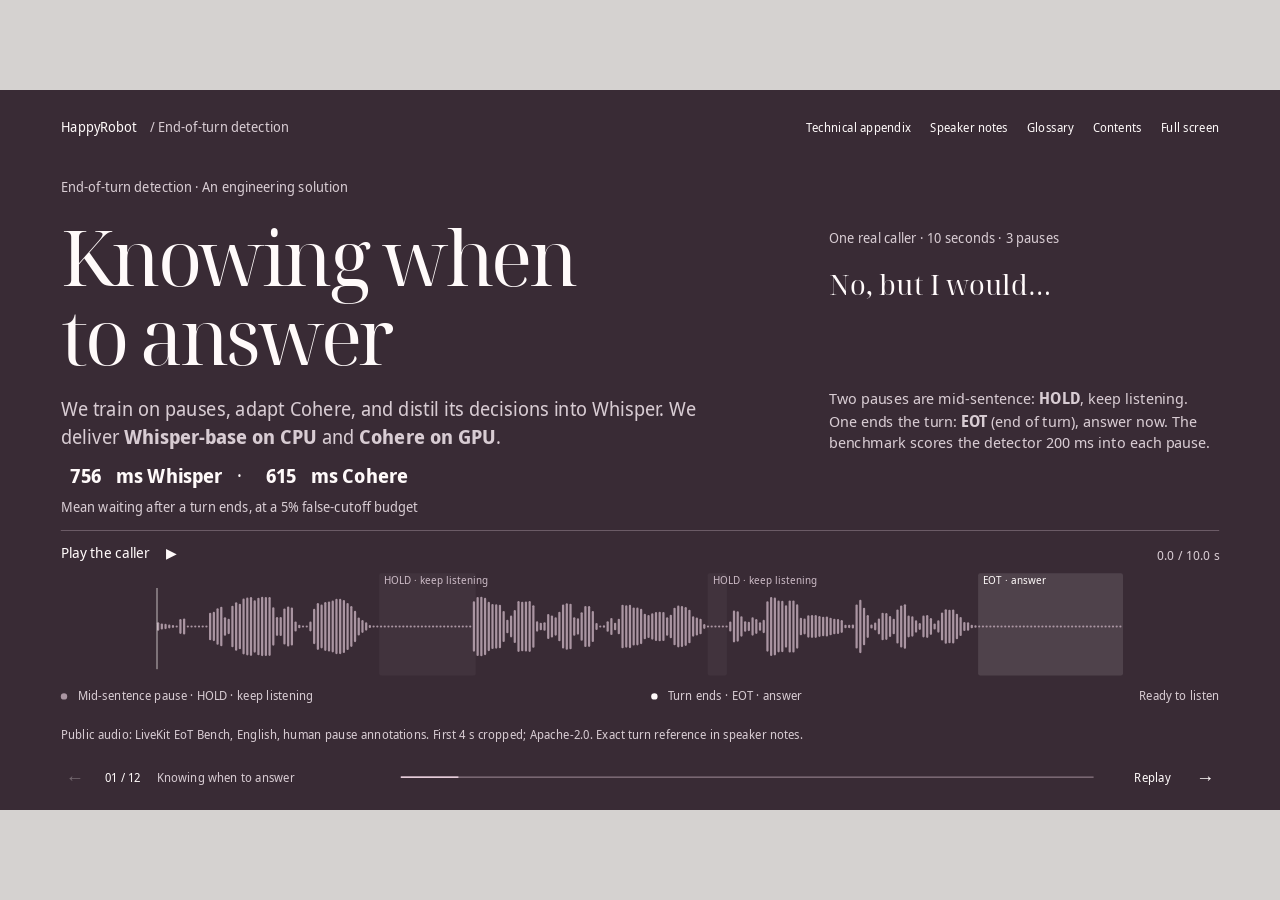
<file: docs/presentation/index.html>
<!doctype html>
<html lang="en">
<head>
<meta charset="utf-8"><meta name="viewport" content="width=device-width, initial-scale=1">
<title>Knowing when to answer — End-of-turn detection</title>
<meta name="description" content="End-of-turn detection for voice agents: what was asked, what was delivered, how it was measured, what came after, and what is honestly still missing.">
<link rel="stylesheet" href="style.css">
</head>
<body>
<main id="deck" aria-label="End-of-turn detection presentation">
<header><a href="#1" class="brand">HappyRobot <span>/ End-of-turn detection</span></a><div class="header-actions"><button id="appendix-button">Technical appendix</button><button id="notes-button" aria-pressed="false">Speaker notes</button><button id="glossary-button">Glossary</button><button id="overview-button">Contents</button><button id="fullscreen-button" aria-label="Toggle full screen">Full screen</button></div></header>

<section data-section="main" class="slide cover" id="cover" data-tone="ink" data-title="Knowing when to answer" data-note="Press Play. This is a real caller from the public benchmark. Ten seconds, three pauses. The first two are mid-sentence: the caller has not finished. The third ends the turn. A voice agent must tell them apart about 200 milliseconds into each pause, from audio alone. Say the two words now: HOLD means keep listening, EOT means answer. Everything in the deck is about that decision. Completed evidence through 7 September 2026, including the final research study and local Cohere serving measurements. Original source reference: Public audio: LiveKit EoT Bench, English, turn 875_82 / 007, original human annotations, first 4 s cropped. Apache-2.0.">
 <div class="cover-top">
  <div><p class="eyebrow">End-of-turn detection · An engineering solution</p><h1>Knowing when<br>to answer</h1><p class="lead">We train on pauses, adapt Cohere, and distil its decisions into Whisper. We deliver <b>Whisper-base on CPU</b> and <b>Cohere on GPU</b>.</p></div>
  <div class="quote"><span class="quote-mark">One real caller · 10 seconds · 3 pauses</span><p id="spoken-words">No, but I would…</p><p class="quiet">Two pauses are mid-sentence: <b>HOLD</b>, keep listening. One ends the turn: <b>EOT</b> (end of turn), answer now. The benchmark scores the detector 200 ms into each pause.</p></div>
 </div>
 <p class="cover-decision"><b><span data-value="cpu-wait"></span> ms Whisper</b> <span>·</span> <b><span data-value="gpu-wait"></span> ms Cohere</b><br><small>Mean waiting after a turn ends, at a 5% false-cutoff budget</small></p><div class="audio-surface"><div class="audio-labels"><button class="primary" id="play-audio">Play the caller <span>▶</span></button><span id="audio-time">0.0 / 10.0 s</span></div><svg id="waveform" viewBox="0 0 1380 160" role="img" aria-label="Audio waveform with annotated pauses"></svg><div class="audio-footer"><span><i class="dot hold"></i> Mid-sentence pause · HOLD · keep listening</span><span><i class="dot eot"></i> Turn ends · EOT · answer</span><span id="audio-state">Ready to listen</span></div></div>
 <p class="source">Public audio: LiveKit EoT Bench, English, human pause annotations. First 4 s cropped; Apache-2.0. Exact turn reference in speaker notes.</p>
</section>

<section data-section="main" class="slide" id="metric" data-tone="paper" data-title="Our solutions vs public baselines" data-note="Selected CPU = L041 final distilled Whisper d82bb917...; selected GPU = L041 Cohere seed222 98720ce3..., TensorRT. The current Docker readouts are in evidence/deployment.json. Historical and TensorRT INT8 diagnostics are recorded in the deployment report; the displayed GPU curve belongs to the same artifact measured on slide 03. All public and research models are shown; our trained models are highlighted. Same pinned public spans, score point and policy grid; no official submission or blind-test claim."><p class="eyebrow">The decision and the comparison</p><h2>Compare cutoffs at the same waiting budget</h2><p class="lead">Compare the CPU and GPU deployments with Whisper Tiny and the public baselines, under the same waiting budget.</p>
<div class="comparison-budget"><label for="budget">Latency budget <strong><output id="budget-value">300</output> <small>ms</small></strong></label><input id="budget" type="range" min="200" max="2000" step="10" value="300" aria-label="Mean waiting latency budget in milliseconds"><button data-budget="300">300 ms</button><button data-budget="600">600 ms</button><span>Waiting after speech ends; inference excluded.</span></div>
<div class="metric-layout comparison-layout"><div class="comparison-plot"><svg id="frontier" viewBox="0 0 1000 460" role="img" aria-label="False-cutoff rate versus mean waiting budget for eleven public baselines and five local results. Drag to change the latency budget."></svg><p class="comparison-hint" id="frontier-caption" aria-live="polite">Select a model to highlight its curve; drag the chart to change the latency budget.</p></div><div class="comparison-ranking"><div class="comparison-rank-head"><span>Model · select to highlight</span><span>False cutoffs</span></div><div id="frontier-readouts" aria-label="Models ranked by false-cutoff rate at the selected latency budget"></div></div></div>
<p class="source"><a href="https://livekit.com/benchmarks/eot-bench" target="_blank" rel="noopener">LiveKit EoT Bench</a> · 400 English turns. False cutoffs are per eligible HOLD pause, not per call. Policies fitted on this benchmark; local descriptive comparison. n/a: budget unattainable.</p></section>

<section data-section="main" class="slide" id="serving" data-tone="paper" data-title="Whisper on CPU, Cohere on GPU" data-note="Two selected inference containers. Whisper: best L041 distilled checkpoint, optimized ONNX CPU. Cohere: best fine-tuned checkpoint, optimized TensorRT mixed FP16 on the local RTX 3090. Each quality readout and full HTTP latency sweep identifies the exact artifact. Same frozen training payload, 400 warm requests at each concurrency, no CPU quota. At eight simultaneous requests the measured throughput is 108.36 requests/s for Whisper and 158.55 requests/s for Cohere, with zero errors. These are request latencies, not concurrent-call capacity or endpointing waiting. Historical configurations and numerical diagnostics remain in the appendix and evidence/deployment.json."><h2>Whisper on CPU, Cohere on GPU</h2><p class="lead">Full HTTP response p95 by concurrent requests · lower is better</p>
<div class="serving-clean"><div id="hardware-legend" class="legend"></div><svg id="serving-chart" viewBox="0 0 1360 525" role="img" aria-label="HTTP response p95 for Whisper-base on CPU with ONNX and Cohere on RTX 3090 with TensorRT, at one, four and eight concurrent requests"></svg></div>
<p id="hardware-source" class="source"></p></section>

<section data-section="main" class="slide " id="system" data-tone="paper" data-title="The detector scores a pause; the agent decides when to respond" data-note="Source: src/eot/serving/service.py and eval/policy.py. A score flag does not authorize speech; frontend and policy must match the selected artifact. Dynamic live integration diagram is a design, not a measured complete agent. Late native work retains admission slot until completion. VAD baseline waits1600ms at5% on public reference."><h2>The detector scores a pause; the agent decides when to respond</h2><p class="lead">Use the caller’s available audio to estimate turn completion, then apply a policy that can still wait or cancel.</p>
<div class="system-flow" id="pipeline">
<div><span>Caller audio</span><h3>Detect a pause</h3><p>A voice activity detector triggers a score at 200 ms of silence.</p></div>
<div><span>Two inference containers</span><h3>Whisper or Cohere</h3><p>Whisper-base on CPU / ONNX; fine-tuned Cohere on GPU / TensorRT. Both use 4 s internal audio context.</p></div>
<div><span>Turn policy</span><h3>Commit or wait</h3><p>Threshold, action delay and timeout. Discard a stale decision if speech resumes.</p></div>
<div><span>Voice agent</span><h3>Coordinate LLM / TTS</h3><p>Start the response after commitment; retain interruption handling.</p></div></div>
<div class="system-choices"><div><h3>Why reuse an audio encoder?</h3><p>It uses acoustic and learned speech cues without waiting for a transcript. VAD alone measures silence, not turn completion.</p><p class="small">Text or shared streaming ASR states could add context. They require a separate alignment, latency and quality comparison.</p></div><div><h3>What the API already handles</h3><p>Audio in → score, threshold flag and stage timings out. Warm-up, bounded admission, deadlines and model identity.</p><p class="small">The full live turn-taking loop is integration work; the HTTP service is not a complete voice agent.</p></div></div><p class="source">Selected models: distilled Whisper-base / ONNX CPU and fine-tuned Cohere / TensorRT GPU. Both services are tested in Docker; complete voice-agent integration and first-audio latency remain unmeasured.</p></section>

<section data-section="main" class="slide " id="calibration" data-tone="paper" data-title="Existing human annotations help us improve automatic rules" data-note="L001 e38c69d: reference is majority vote of deterministic mappings of three published event tracks; these are not new manual pause labels. L008 2e700c8: strict derived gold, competitive events excluded; recall430/3453→705/3453; precision705/724. Main numbers fit and score same38calls. A two-fold conversation cross-check exists: global P .984/.962 but marginal overlap rule unstable. Only81/275added referenceEOTs eligible200ms. AppTek1202eligible,826train. D019707a320:2956causalexamples12calls2.95h,0humanreviews; nootoSpeechtrainedmodel. L040 retainsA0/r3; L020curationarm gains notestablished."><h2>Existing human annotations help us improve automatic rules</h2><p class="lead">We reused published annotations. We did not manually label a new dataset.</p>
<div class="labeling-story"><div class="label-chain">
<div><span>Reference supplied by the dataset</span><h3>TurnBench events</h3><p>38 conversations, three annotation tracks. We map existing floor-taking and continuation events to a HOLD / EOT reference.</p></div>
<div><span>Our contribution</span><h3>Calibrate automatic rules</h3><p>Sweep timing, word-count and event-chain rules. Measure precision, missed endings and whether the decision is still possible.</p></div>
<div><span>Apply and test</span><h3>Recover AppTek candidates</h3><p>1,202 additional EOT pauses are usable at 200 ms; 826 belong to training. Their model benefit needs a controlled test.</p></div></div>
<div class="label-results"><svg id="recall-chart" viewBox="0 0 560 245" aria-label="EOT recall of automatic rules rises from12.4 to20.4 percent, with97.4 percent precision" role="img"></svg><p><b>Only 81 of 275 recovered reference EOTs</b> are decisions a 200 ms endpointer could still make.</p><p class="annotation">otoSpeech was a separate event-mapping and causal-audio pilot. It did not enter model training.</p></div></div><p class="source">Rules calibrated and scored on the same 38 TurnBench conversations; reference depends on our event mapping. No new manual annotations. Recovery counts do not establish detector gains.</p></section>

<section data-section="main" class="slide" id="evidence-data" data-tone="paper" data-title="Testing the supervision" data-note="The prefix comparison is 55.6 to 31.9 percent, a 42.6% relative reduction, not literally half. R2 vs R2-prime noise-miner comparison was flat: −15 ms, interval −44 to +14. Source-grouped splits and exact-audio collision audits reduce leakage risk, but role-play labels and synthetic-source imbalance remain limits. 873 AppTek calls yielded 82,488 training examples, a separate pool from the 55,504 public prefixes. Original source reference: OPT whole-clip control vs prefix training; pause-detector audit on 300 clips. These are separate experiments, not additive gains. The prepared 175-clip listening audit has 0 human judgments."><p class="eyebrow">Testing the supervision</p><h2>Pause-level labels reduce premature decisions</h2><p class="lead">Matched starting weights and source clip counts; change the training unit from whole clips to pause prefixes.</p>
<div class="control-layout"><div class="control-figure"><p>False cutoffs at a 300 ms mean-delay budget</p><div class="control-row"><span>Whole-clip control</span><strong>55.6<small>%</small></strong><i style="--w:55.6%"></i></div><div class="control-row accent"><span>Pause-prefix training</span><strong>31.9<small>%</small></strong><i style="--w:31.9%"></i></div><p class="axis-note">0–100% scale · 23.7 percentage points fewer false cutoffs</p></div><div class="control-context"><h3>Keep the supervision aligned with the decision</h3><p>Only past caller audio reaches the model. Later speech supplies an automatic target; related prefixes stay in the same split.</p><h3>Make curation earn its place</h3><p>Removing ambiguous labels looked promising in one run, then lost to a matched random-removal control. We kept the rejection.</p><p class="annotation">Better-looking labels are a hypothesis. The trained detector must improve against its control.</p></div></div>
<p class="source">Matched whole-clip and pause-prefix training; separate pause-detector audit on 300 clips. These gains are not additive. Our own listening audit remains pending; these are automatic training labels.</p></section>

<section data-section="main" class="slide" id="distillation" data-tone="paper" data-title="Fine-tuning and distillation" data-note="Conversation rationale: qualify a teacher on the actual EoT task before transferring it; an earlier audio-LM pilot confused semantic completion with turn completion. Cohere was first adapted to EoT, then frozen. Teacher targets are train-only, cached for exact realized views. Loss is T² times Bernoulli KL between sigmoid(teacher logit / T) and sigmoid(student logit / T), T=2, unchanged row weights, no hard BCE mixture or class pos_weight in KL. The controls use hard-label training. Same 8-second external frontend and 4-second internal Whisper window across L040 arms. Benchmark audio is never used for training or teacher targets. Frozen teacher selection is not cherry-picked per student seed. Original source reference: L040: fixed C2 LoRA teacher, median seed at 5%; pure temperature-scaled Bernoulli KL, no hard-label mixture. 2,924 updates per run; 3 student seeds per arm. Diagram is schematic, not measured probabilities.">
<h2>Fine-tune Cohere, then teach Whisper its decisions</h2><p class="lead">Two training steps. Both models have an audio encoder and an end-of-turn classification head.</p>
<div class="distill-story" id="distill-diagram">
<div class="adapt-process"><h3><span class="process-number">1</span> Adapt Cohere to the task</h3><div class="model-anatomy"><b>Cohere encoder</b><span>+ EoT head</span></div><p class="training-action">Train low-rank adapters and the head</p><div class="adapt-result"><span>Mean waiting at 5% cutoffs</span><strong>789 <i>→</i> 636 <small>ms</small></strong><p>Same data and budget · three runs</p></div></div>
<div class="transfer-process"><h3><span class="process-number">2</span> Train Whisper to match Cohere</h3><p class="same-wave">Both receive the exact same training audio</p><div class="teacher-fixed"><b>Cohere encoder + EoT head</b><span>Freeze the adapted model</span></div><div class="probability-transfer"><span aria-hidden="true">↓</span><p>Match its probability of a turn ending</p></div><div class="student-update"><b>Whisper encoder + EoT head</b><span>Update the student’s weights</span></div></div>
</div>
<div class="distill-serving"><b>CPU inference</b><span>Audio → Whisper → probability of turn end</span><small>Cohere is needed for training, not for this inference path.</small></div>
<p class="source">Earlier controlled study: one frozen teacher, three student runs per condition. Matching loss and uncertainty intervals are in the notes and appendix. Only available past audio reaches either model.</p>
</section>

<section data-section="main" class="slide" id="hill-slide" data-tone="paper" data-title="Research progression: Whisper and Cohere" data-note="All plotted values are EoT Bench mean waiting at a 5% false-cutoff budget, excluding inference. Whisper Tiny baseline: 1031.5 ms, individual model. Whisper-base hard-label control L035 G3 / L040 B00: 896.83 ms, three-run mean. Frozen Cohere L031 C0: 788.58 ms; LoRA C2: 636.17 ms, three-run means. Distilled Whisper L040 B01: 850 ms; distillation plus pause augmentation B11: 801.83 ms, three-run means. The earlier selected B11 checkpoint is 809.25 ms; do not confuse it with the recipe mean. Expanded-data selections: Whisper CPU 756.25 ms, Cohere GPU 615 ms, individual models rechecked in their deployed runtimes. Horizontal positions group research decisions, not elapsed time or identical training budgets. Dashed arrow means probability supervision, not the transfer of encoder weights. Continued Cohere training uses more English data and pause augmentation; the architecture is unchanged. Dense supervision adds sampled eligible causal pause prefixes on a 100 ms grid, capped at 16,384 per epoch, supervised by the mean logits of three teachers on identical realized audio. The 353,930 cached target rows include multiple passes, not distinct manually labeled examples. Pause augmentation changes only the pause tail: digital silence or low-level pink noise, independently of the label; speech stays unchanged. Final data, teacher, augmentation and training changes were bundled, so their individual gains are not isolated. The 774 ms quantization continuation is a cost/quality trade-off retained in the Pareto appendix, not a further quality improvement. Sources: L031/L040 recorded studies, L041 REPORT and evidence/deployment.json. Public benchmark reused; these are selected research milestones, not a blind test or additive ablation.">
<h2>Better supervision brought Whisper to 756 ms</h2><p class="lead">Every point includes an EoT head. The curves track separate Whisper and Cohere experiments.</p>
<div class="hill-plot"><svg id="hill" viewBox="0 0 1448 455" role="group" aria-label="Research hillclimbing. Whisper: 1032, 897, 850, 802 and 756 milliseconds. Cohere: 789, 636 and 615 milliseconds. Lower waiting is better. Select a milestone to read the decision."></svg></div>
<div class="hill-detail" id="hill-detail"><div><span id="hill-id"></span><h3 id="hill-title"></h3></div><p id="hill-description" aria-live="polite"></p><button class="primary" id="play-hill">Play the progression</button></div>
<p class="source">Open dots: three-run means. Filled dots: individual baseline and selected models. Final training changes were tested together; the curve does not isolate each contribution. EoT Bench, repeatedly inspected.</p></section>

<section data-section="main" class="slide " id="validation" data-tone="paper" data-title="Evidence and the next quality test" data-note="L040 B01-B00: official -46.833ms CI[-91.833,-3.417];Krisp harness -108ms CI[-136.283,-78.55]. Conditional paired intervals, not blind proof. L041 fixeddev16390, no exactauditedoverlap,2perceptualsimilaritiesunresolved,1463clipsunfingerprintable,pretrainingoverlapunknown. Goldsubset needed before release. The old175,D019200,andquality-review100case packs have no completedprojecthumanjudgments in records. Do not infer manual labeling from interfaces or provider eventannotations.">
<h2>Distillation helped on two datasets; real calls are next</h2><p class="lead">Earlier controlled study · same starting model and training data</p>
<div class="validation-proof"><div class="proof-result"><h3>What replicated</h3><p>Distillation versus hard-label training</p><svg id="transfer-evidence" viewBox="0 0 740 330" role="img" aria-label="Less waiting at the same five percent cutoff budget: 47 milliseconds on EoT Bench and 108 milliseconds on Krisp. Earlier controlled distillation study."></svg><p class="proof-caption">Same 5% cutoff budget · three runs per condition</p></div><div class="proof-next"><h3>What to test next</h3><p class="next-test">The final CPU and GPU models<br>on newly reviewed English calls</p><p>Include numbers, hesitations,<br>accents and overlapping speech.</p><div class="test-commitment"><b>Freeze the policy before testing</b><span>Measure premature cutoffs and waiting.</span></div></div></div>
<p class="source">EoT Bench and Krisp policies were fitted on each inspected dataset. Full paired intervals and the unresolved extra benefit of pause augmentation are in the appendix. No new human listening audit has been completed.</p>
</section>

<section data-section="main" class="slide " id="monitoring" data-tone="paper" data-title="Production monitoring: signals and actions" data-note="Proposed production plan, not installedmonitoring. Requesthealth/deadlines/admission alreadyimplemented. FalsecutoffsbenchmarkdenominatorHOLDspansisnotcall-levelinterruptionrate. Policychangeswhichfuturebehaviorisobserved;shadowalonecannotremoveinterventionbias. Randomaudit+humanadjudicationfirst;optionalcarefullyscopedpolicyexplorationneedsproductagreement. Noauto-labelingfromlackofobjection. Actualcapacityrequiresduration,decisionrate,bursts,dutycycle;averagecalls/monthinsufficient.">
<h2>Production monitoring: every signal needs an action</h2><p class="lead">Proposed plan · connect each decision to its model, policy version and call timeline.</p>
<div class="monitor-grid" role="table" aria-label="Production monitoring signals and responses">
<div class="monitor-head" role="row"><span role="columnheader">Protect</span><span role="columnheader">Measure</span><span role="columnheader">Respond</span></div>
<div role="row"><h3 role="rowheader">Service speed</h3><p role="cell">HTTP p95 / p99, queue depth,<br>timeouts and rejected requests</p><p role="cell">Alert on budget breaches.<br>Scale capacity or use a conservative timeout.</p></div>
<div role="row"><h3 role="rowheader">Conversation quality</h3><p role="cell">Reviewed cutoffs and waiting;<br>caller resumption, reprompts and completion</p><p role="cell">Review affected calls.<br>Tighten the policy or roll back the release.</p></div>
<div role="row"><h3 role="rowheader">Data coverage</h3><p role="cell">Score and audio shifts by campaign,<br>channel, noise level and language</p><p role="cell">Inspect the changed cohorts.<br>Add reviewed examples before retraining.</p></div>
</div>
<div class="monitor-plumbing"><b>Decision events → dashboards + alerts → reviewed call samples</b><p>Service health is available immediately. Caller resumption is a warning signal; human review establishes whether the agent interrupted.</p></div>
<p class="source">Plan requested by the exercise. Health checks, stage timings and model identity exist; production dashboards, alerts and call-quality review are not deployed. The 5% benchmark budget is not a production guarantee.</p>
</section>

<section data-section="main" class="slide" id="production-learning" data-tone="paper" data-title="Improve with reviewed production calls" data-note="Proposed continuous-improvement plan for the exercise's roughly one million monthly calls, not an existing production pipeline. Retain a representative random audit sample plus targeted hard cases, including uncertain decisions, resumed speech, noisy channels, numbers and under-covered campaigns. Keep sampling reason and selection probability; do not report error rates from the hard-case queue as traffic-wide rates. Review causal prefixes for intent to yield and full context for later events, with disagreement adjudication. Existing heuristic labels are candidate generators rather than final truth. Group related calls/customers and maintain a later, untouched test period. Version data, sampling, labeling rubric, weights and policy. Shadow compares scores without changing caller behavior; it cannot establish the causal effect of a speaking policy. Use a small canary with agreed quality and service guardrails plus fast rollback before wider release. Monitor task completion and corrections. Production data can expand coverage beyond initial public/role-play sources but does not automatically remove label bias or imbalance. Minimize retained audio and restrict access. Fleet capacity depends on peak decision requests per second, audio duration, scoring frequency and burst shape, not the monthly call count alone.">
<h2>Use production calls to improve the next model</h2><p class="lead">At roughly 1M calls a month, representative labels matter more than collecting more audio indiscriminately.</p>
<div class="learning-stages"><div><span>01</span><h3>Sample</h3><p>Random calls<br>+ consequential failures</p><small>Keep an unbiased audit sample.</small></div><div><span>02</span><h3>Review</h3><p>Was the caller finished?<br>Was the response too late?</p><small>Resolve reviewer disagreements.</small></div><div><span>03</span><h3>Train and test</h3><p>Add reviewed examples.<br>Reserve untouched calls.</p><small>Split by source and time.</small></div><div><span>04</span><h3>Release gradually</h3><p>Shadow → small canary<br>→ wider rollout</p><small>Keep the previous model ready.</small></div></div>
<div class="learning-decision"><h3>New data should close a measured gap</h3><p>Prioritize the accents, channels and question types where the current model fails. Caller silence after an interruption is not a reliable training label.</p></div>
<p class="source">Proposed learning loop. Initial public and role-play datasets limit coverage; reviewed production data can extend it. Model, data and policy stay versioned. Shadow results alone do not prove better conversations.</p></section>

<section data-section="main" class="slide closing" id="closing" data-tone="paper" data-title="Serve on CPU or GPU; validate on real calls" data-note="CPU: selected L041 expanded-data student, optimized ONNX. GPU: fine-tuned Cohere, TensorRT. Current quality and HTTP readouts identify the same artifacts in evidence/deployment.json. Two local Docker images are exercised. Historical registry verdicts remain unchanged; submission selection is not production qualification."><h2>Serve on CPU or GPU; validate on real calls</h2><p class="lead">Choose the inference path for the available hardware, then validate the complete voice interaction.</p>
<div class="recommendation"><div><span>CPU deployment</span><h3>Distilled Whisper-base</h3><p><b><span data-value="cpu-wait"></span> ms</b> waiting at 5% cutoffs</p><p><b><span data-value="cpu-http8"></span> ms</b> HTTP p95 at eight concurrent requests</p><p class="small">Expanded data + teacher supervision · optimized ONNX</p></div><div><span>GPU deployment</span><h3>Fine-tuned Cohere</h3><p><b><span data-value="gpu-wait"></span> ms</b> waiting at 5% cutoffs</p><p><b><span data-value="gpu-http8"></span> ms</b> HTTP p95 at eight concurrent requests</p><p class="small">Local RTX 3090 · optimized TensorRT</p></div></div>
<p class="final-decision"><b>Next investment:</b> representative calls and independent error review, followed by a frozen evaluation and a staged release.</p>
<div class="closing-links"><a href="../solution-brief.pdf">Read the short document</a><a href="https://github.com/gaceladri/happyrobot-eot">Explore the code</a><button id="evidence-button">Evidence and reproduction</button></div><p class="source">English only evaluated. No new manual labels; benchmark reuse, representative-data coverage and incomplete live integration remain release limits. Technical evidence is available in the appendix.</p></section>

<section data-section="appendix" class="slide supervision-slide" id="labels" data-title="How the training examples are made" data-note="Start with the training decision; adaptation and distillation build on this supervision. Read the first row: the model hears 'I need a pickup', then a pause. The caller later continues, so that prefix is HOLD. Second row: the caller finishes and the agent takes the turn, so EOT. The future is only used offline to label; the model never receives it. Why this design: a complete sentence is not necessarily a finished turn. Short replies can be genuine answers, not just backchannels; ambiguous events require abstention. Then the three levers. First, public clips re-cut at every pause: 16,000 clips give 55,504 examples. Second, a pause detector that survives phone noise: the original found zero pauses per clip at 20 dB. Third, 873 real two-channel calls labelled by what the human agent did. Caveats: behaviour is a proxy for intent, the calls are role-play, and the listening audit has zero human judgments so far.">
 <p class="eyebrow">Supervision</p><h2>Each pause becomes a training example</h2><p class="lead">The model hears only the audio up to the pause. Rules use later behavior to generate the training label automatically.</p>
 <div class="supervision-example" id="supervision-example" data-phase="0">
  <div class="supervision-head"><span>What the model hears</span><span>What happens next <small>Used by automatic labeling rules; never fed to the model</small></span><span>Label to learn</span></div>
  <div class="supervision-row">
   <div class="heard"><span class="speaker">Caller</span><p>“I need a pickup…”</p><span class="pause-marker">Pause</span></div>
   <div class="later"><span class="speaker">The caller continues</span><p>“…tomorrow, at eight.”</p></div>
   <div class="learned hold-outcome"><strong>HOLD</strong><span>Keep listening</span></div>
  </div>
  <div class="supervision-row">
   <div class="heard"><span class="speaker">Caller</span><p>“Tomorrow, at eight. That's all.”</p><span class="pause-marker">Pause</span></div>
   <div class="later"><span class="speaker">The agent takes the turn</span><p>“Got it. I'll arrange that.”</p></div>
   <div class="learned eot-outcome"><strong>EOT</strong><span>Answer</span></div>
  </div>
 </div>
 <div class="supervision-bottom"><button class="primary" id="mine-button">Replay the labelling <span>▶</span></button><span id="labeling-step" aria-live="polite">Audio prefix → what happened next → label</span></div>
 <p class="source">Illustrative dialogue, not model predictions. Rules filter backchannels, overlap and ambiguous events. AppTek behavior is a proxy for intent; the role-play data still needs human review. Source: labeling pipeline, solution report §2.</p>
</section>

<section data-section="appendix" class="slide" id="curation" data-title="Data curation and experiment selection" data-note="L002: a small early smoke audit did not establish absence of shortcuts. Later paired perturbations on 500 pauses held speech constant and showed digital silence raises EOT scores by 0.089 vs room tone at the training SNR; 67/500 decisions changed, 66 toward EOT. This identifies sensitivity, not a measured gain from fixing it. L009 fixes observation windows and masks, onset guards and weighted BCE plumbing. It creates versioned manifests, not proof of improvement and not universal integration into r3. L035 normalizes input for Whisper-base vs F1, three-seed means, trajectory delay and paired CI. L036 later reconciles different firing rules; retain historical outcomes while matching L040 main comparisons to harness rule. E013 filtering gain fails replication; 25 historical trials unpromoted. No assertion that every tested curation stage is in Cohere/L040 data. Original source reference: Sources: L002 (500 paired pauses; room tone at training SNR), L009, L035 and E013. L035 uses the historical Krisp trajectory metric here; all L040 factorial charts use the harness rule. These effects cannot be summed into a single gain."><p class="eyebrow">Data curation and experiment selection</p><h2>Every data change needs a control before it joins the recipe</h2><p class="lead">Fixing a data defect, improving a benchmark and qualifying a release are separate outcomes.</p><div class="decision-ledger"><div class="ledger-head"><span>Decision</span><span>Evidence</span><span>Consequence</span></div><div><h3>Test whether silence leaks the data source</h3><p>Keep speech fixed; replace only the pause. Digital zeros raise the EOT score by <b>0.089</b> versus room tone.</p><p><b>67 of 500 decisions change.</b> Match pause levels to the channel; test augmentation separately for quality.</p></div><div><h3>Record how far the future was actually observed</h3><p>A clip may end before the outcome is known. Do not treat an unobserved future as a negative label.</p><p><b>Correct the labels and training masks.</b> A data-integrity change; not automatically inherited by every later model.</p></div><div><h3>Normalize audio and test generalization</h3><p>Whisper-base on Krisp: <b>1,332 → 1,227 ms</b> waiting at 5%, under the trajectory firing rule.</p><p><b>−105 ms, paired interval −152 to −63.</b> Official delay barely changes; retain both evaluation views.</p></div><div><h3>Repeat the filtering test before accepting it</h3><p>Removing 258 ambiguous labels gives <b>−52 ms</b> in one run, then loses to random removal in a second run.</p><p><b>Reject the filtering change.</b> Keep the control and test the next hypothesis.</p></div></div><p class="curation-takeaway">The experiment ledger explains both the successful path and the changes we chose not to promote.</p><p class="source">Separate controlled studies of silence, observation windows, normalization and filtering. Normalization uses the earlier Krisp scoring rule; the effects cannot be added into one total gain.</p></section>

<section data-section="appendix" class="slide" id="evaluation-gap" data-title="Audit the evaluator" data-note="L036 reuses stored predictions; no training. F1 official score-point 889.75 ms; Krisp trajectory 1332.232 ms gives a mixed-rule gap of 442.482 ms. Krisp under the harness rule is 1174.633 ms: a 284.883 ms same-rule gap. The 157.599 ms difference is evaluator semantics, not a model gain. Policies are refit within each dataset and firing rule. Different threshold grids were reconciled on a union grid. Historical verdicts remain unchanged; the later aligned rule does not retroactively certify earlier runs. A new rule requires prospective confirmation. The remaining gap is descriptive and does not identify a single acoustic cause. Original source reference: L036: stored predictions, 3 F1 seeds, policies refit per dataset/rule at 5% cutoffs on a union grid. This decomposition is not a model improvement; the remaining gap is not assigned to one acoustic cause."><p class="eyebrow">Audit the evaluator</p><h2>Part of the Krisp gap came from the scoring rule</h2><p class="lead">Recompute stored predictions before attributing the whole gap to different audio.</p><div class="evaluation-layout"><div class="evaluation-rules"><h3>Two rules were answering different questions</h3><div><span>Public evaluation · score once</span><p>Read the score at <b>200 ms</b>, then apply a fixed action delay or timeout.</p></div><div><span>Earlier Krisp evaluation · keep scoring</span><p>Keep checking later scores; act at the <b>first threshold crossing</b> after the action delay.</p></div></div><div><h3>Whisper-base · extra waiting on Krisp</h3><svg id="evaluation-chart" viewBox="0 0 780 330" role="img" aria-label="Mixed-rule gap 442.5 milliseconds; gap with the harness rule on both datasets 284.9 milliseconds; 157.6 milliseconds due to the rule change"></svg></div></div><div class="takeaway"><b>Decision: align the comparison</b><span>Report both rules.<br>Use one rule across datasets for the main comparison.</span><span><b>Keep historical verdicts.</b><br>A retrospective rule change needs prospective confirmation.</span></div><p class="source">Same stored predictions from three independent training runs; policies refitted at 5% cutoffs. A scoring-rule effect, not a model improvement; the remaining gap has multiple possible causes.</p></section>

<section data-section="appendix" class="slide" id="adaptation" data-tone="paper" data-title="Fine-tuning Cohere cuts waiting by 152 ms" data-note="Conversation rationale: an ASR representation is not yet an EoT detector. We made adaptation the primary experiment and kept frozen Cohere as its control. Full AdamW tuning of the 1.9B encoder exceeded the original 24 GB budget; compare top-third tuning with all-layer LoRA. These arms do not isolate causal attention from model size or pretraining. Frozen C0 trains the pooling/head only: 0.7M parameters. C1 tunes the top third: 630.7M. C2 trains LoRA and head: 28.2M. Encoder has 1,895.3M parameters. C0 mean788.58, C1 710.33, C2 636.17. Same data/budget/head isolates adaptation strategy, not every hardware effect. All arms pass recorded quality gates versus incumbent; CPU HTTP fails. No GPU full API test, no promotion. The nine-run experiment is closed. Original source reference: L031: 3 seeds per arm; bars are mean delay at 5% cutoffs, whiskers are seed min–max. Intervals are conditional on selected benchmark policies. LoRA is the best fine-tuned arm by the registered mean-delay rule."><p class="eyebrow">Adapting the teacher</p><h2>Fine-tuning Cohere cuts waiting by 152 ms</h2><p class="lead">Keep data and training budget fixed. Compare head-only training, partial fine-tuning and low-rank adapters (LoRA).</p>
<div class="adaptation-layout"><div id="adaptation-bars" class="adaptation-bars"></div><div class="adaptation-reading"><p class="eyebrow">What this control establishes</p><strong>−152 <small>ms</small></strong><p>LoRA vs frozen Cohere on EoT Bench.<br>Paired 95% interval: <b>−191 to −113 ms</b>.</p><p class="annotation">The extra adaptation benefit on Krisp is unresolved: −103 ms, interval −241 to +34. A larger pretrained encoder and task adaptation are distinct contributions.</p><button class="primary" data-replay="adaptation">Replay adaptation</button></div></div>
<div class="takeaway"><b>Selected teacher: all-layer LoRA</b><span>LoRA rank 16 on all 48 layers<br>28.2M trainable parameters</span><span>4-second past-only window<br>Bidirectional inside that available window</span></div>
<p class="source">Three training runs per arm; bars show mean waiting at 5% cutoffs, whiskers the range across runs. Paired intervals condition on benchmark-selected policies.</p></section>

<section data-section="appendix" class="slide" id="factorial" data-tone="paper" data-title="Testing the transfer" data-note="EoT B00 896.83,B10 900,B01 850,B11 801.83. Krisp harness B00 1199.93,B10 1202.09,B01 1091.92,B11 1089.35. B01−B00 official −46.83 [−91.83,−3.42], Krisp −108 [−136.28,−78.55]. B11−B01 official−48.17 [−83.25,−15.40], Krisp−2.57 [−73.78,+63.65]. Interaction official−51.33 [−95.43,−9.49], Krisp−4.74 [−87.35,+69.71]. No global synergy claim. Historical controls have scientific-recipe identity, not bitwise hardware identity. Heldout metrics and both Krisp rules are retained in evidence. Original source reference: Historical L040 factorial, 3 seeds/cell. Hard-label controls reused after recipe-identity audit. Paired 95% intervals: 1,000 resamples, conditional on selected policies. Krisp uses the harness firing rule."><p class="eyebrow">Testing the transfer</p><h2>Distillation transfers; augmentation needs its own test</h2><p class="lead">A 2×2 experiment separates teacher supervision from added audio texture during pauses.</p>
<div class="factorial-toolbar"><div class="tabs" role="tablist" aria-label="Evaluation dataset"><button role="tab" aria-selected="true" data-domain="official">EoT Bench</button><button role="tab" aria-selected="false" data-domain="krisp">Krisp</button></div><span>Mean waiting at 5% cutoffs · ms · lower is better</span></div>
<div class="factorial-layout"><div class="factorial-grid"><div></div><h3>Hard labels</h3><h3>Cohere targets</h3><h4>Base audio</h4><div class="factor-cell" data-arm="B00"><span>Control</span><strong></strong></div><div class="factor-cell distilled" data-arm="B01"><span>Distillation</span><strong></strong></div><h4>+ pause texture</h4><div class="factor-cell" data-arm="B10"><span>Augmentation</span><strong></strong></div><div class="factor-cell distilled" data-arm="B11"><span>Both</span><strong></strong></div></div><div id="factorial-reading" class="factorial-reading" aria-live="polite"></div></div>
<p class="factorial-decision"><b>Decision:</b> Distillation improves both evaluations. Adding texture improves the public benchmark; its extra benefit on Krisp is unresolved.</p>
<p class="source">Three runs per condition. Hard-label controls reused after a recipe audit. Paired 95% intervals condition on selected policies; both datasets use the public evaluation rule.</p></section>

<section data-section="appendix" class="slide " id="l041-recipe" data-tone="paper" data-title="More data and more pause examples bring Whisper to 756 ms" data-note="Training 144197 = prior93549 +24571 AppTek +26077 SmartTurn cuts. AMI/ICSI excluded. Three Cohere seeds111/222/333 each add one texture pass,1127 updates, LoRA r16 alpha32, 30% telephony plus room tone and tail texture. Teacher/student see identical realized causal views. Two160581-row epochs plus32768 continuation targets total353930; eligible dense prefixes cap16384/epoch. Whisper batch1024,314 updates, learning rates2e-5/8e-5/3.2e-4. Selected middle-LR final by fixed dev AUC. Recipe components bundled; no causal attribution to each. Training audit finds no exact train/benchmark or train/dev overlap; two short perceptual similarities unresolved,1463 added clips not fingerprintable, pretraining overlap unknown. otoSpeech remains preparation-only; do not claim it trained this model. Original source reference: L041 REPORT, fixed data contract and completed selected-student readout. No exact audited overlap; short-clip and perceptual-similarity checks have unresolved limits. No blind-test claim."><h2>More data and more pause examples bring Whisper to 756 ms</h2><p class="lead">Expand English training data, adapt three teachers and distil their decisions on identical audio views.</p><div class="recipe-flow">
    <div><h3>Expand the training pool</h3><strong>144,197 <small>training examples</small></strong><p>+24,571 AppTek cuts<br>+26,077 cuts from 8,000 new SmartTurn clips</p><span>Validation stays fixed: 16,390 examples</span></div>
    <div><h3>Score identical audio views</h3><strong>353,930 <small>targets</small></strong><p>Average the three teachers’ scores before converting them into soft targets</p><span>Two passes through the data; targets every 100 ms in pauses</span></div>
    <div><h3>Train one Whisper student</h3><strong>756 <small>ms EoT</small></strong><p>Test three learning rates<br>Keep the final model from the middle rate</p><span>Select by score ranking on fixed validation data</span></div></div>
    <div class="recipe-reading"><h3>Additional pause points receive teacher probabilities</h3><p>Score only the available audio. Extra pause points carry teacher probabilities, without fabricated hard labels. At inference, only Whisper runs.</p></div>
    <p class="l041-takeaway">Earlier student: 809 ms → selected expanded-data student: 756 ms. Data, teacher and training changes were tested together.</p><p class="source">Expanded-data study, fixed validation set. No exact audited overlap found; short-clip and perceptual-similarity checks have unresolved limits. The benchmark was repeatedly inspected.</p></section>

<section data-section="appendix" class="slide " id="l041-combinations" data-tone="paper" data-title="Better score ranking did not mean less waiting" data-note="Teacher EoT s111643.75,s222615,s333636; three-seed ensemble640.25, soup660. AUC ensemble.968801 versus s222.968532. Historical B11 ensemble803.5, soup1212.5: averaging different trajectories can fail badly. Historical B11 ensemble actually executes3forwards, CPU4threads c8p95346.33ms. L041 Whisper soup improves BCE slightly but loses dev AUC, so fixed rule keeps final8e-5. This slide does not compare dev AUC with public AUC or use public AUC to select the student. Original source reference: L041 original nine-candidate quality comparison. Same public harness, policies selected on that benchmark. The best single teacher is an observed result, not an independently validated winner."><h2>Better score ranking did not mean less waiting</h2><p class="lead">Test the actual combination: averaging predictions and averaging weights produce different models.</p><div class="l041-two-col"><div><h3>Cohere · observed EoT delay at 5% cutoffs</h3><svg id="ensemble-chart" viewBox="0 0 850 370" role="img" aria-label="Best single Cohere teacher 615 ms, prediction ensemble 640.25 ms, weight soup 660 ms"></svg></div><div class="l041-reading"><h3>The ensemble ranks scores slightly better</h3><p>Score ranking (AUC): <b>0.968801</b> for the ensemble, versus <b>0.968532</b> for the best individual teacher. Its selected EoT policy still waits longer.</p><h3>Averaging student weights also missed the selection rule</h3><p>Whisper validation score ranking (AUC):<br><b>0.893461</b> final checkpoint<br><b>0.893284</b> averaged checkpoints</p><p>A lower probability loss did not override the declared selection rule. Keep the final trained model.</p></div></div>
    <p class="l041-takeaway">Combining predictions requires three model evaluations. Averaging weights runs once; both need their own quality check.</p><p class="source">Same public benchmark and policy-selection procedure. Best individual teacher is an observed result, not an independently validated winner. Student selection uses separate fixed validation data.</p></section>

<section data-section="appendix" class="slide " id="l041-qat" data-tone="paper" data-title="Native CPU meets the score-error limit; ONNX exceeds it" data-note="QAT observes512 then freezes512 of1024 matched continuation updates; LR5e-6,effective batch32. Both FP/QAT continuations reach774ms versus pre-continuation student756.25; QAT is a serving trade-off, not a quality improvement over756.25. Original ONNX per-vector QAT error.0219638&gt;.02 fails. Native TorchScript .01287657 passes, serialization adds0, batchdiff&lt;1.2e-7,36integer calls verified. Artifacts77.22/23.39MiB; file size not process memory. Native raw-accent AUC diff−.000412 CI[−.000795,−.000009]; filled diff−.000401 CI[−.000805,.000028]. Heldout TPR diff.0014 CI[−.0061,.0049], internalwaitdiff4.036ms CI[−34.03,53.35]. Internal AppTek wait is not public EoT Bench wait. FrozenFPpolicy QATcutoff5.248%; each ownpolicy is conditional on reused benchmark. Native CPU accepted onpanel; no production promotion or all-audio equivalence. Original source reference: L041 NATIVE_CPU and saved-artifact receipts. Native: PyTorch 2.14.0, 97 training/synthetic probes at batches 1/8. Raw-accent AUC changes by −0.000412; task-quality equivalence is not established."><h2>Native CPU meets the score-error limit; ONNX exceeds it</h2><p class="lead">Quantization-aware training simulates 8-bit rounding. We then test the exported model in each serving runtime.</p><div class="l041-two-col"><div><h3>Maximum probability error on 97 fixed probes</h3><svg id="qat-chart" viewBox="0 0 850 345" role="img" aria-label="ONNX QAT error 0.021964 fails 0.02 tolerance; native CPU QAT error 0.012877 passes"></svg><p class="chart-context">Same trained INT8 model, exported to two different runtimes.</p></div><div class="l041-reading"><h3>Real integer work, verified after saving</h3><p><b>36 INT8 projections</b><br>INT32 accumulation; floating-point remainder retained</p><h3>Same observed EoT operating point</h3><p>Full precision / CPU INT8: <b>774 / 774 ms</b>, each with its own benchmark-selected policy.</p><p class="small-reading">Reusing the full-precision policy gives 5.248% cutoffs, above budget. Equal EoT delay does not mean identical scores.</p></div></div>
    <p class="l041-takeaway">With 8 requests at once: 25.4% lower response p95 and 69.7% smaller model file. Native CPU, two threads.</p><p class="source">97 training/synthetic probes; batches of 1 and 8. Original ONNX rejection remains. Small measured accent-ranking loss; task-quality equivalence is not established.</p></section>

<section data-section="appendix" class="slide" id="benchmark" data-tone="paper" data-title="The deployed models against the public field" data-note="Current CPU and GPU rows use the Docker readouts in evidence/deployment.json. The historical INT8 612 ms result is excluded from the comparison; it is a different runtime. Earlier research controls remain identified separately. Public rows retain pinned upstream execution modes; no latest-online claim. Original source reference: Local overlay, not an official submission or statistical rank. L041 uses all 11,191 aligned English points and the original harness. Policies are selected on the same repeatedly inspected benchmark. Published rows: pinned commit 6594d8b3."><p class="eyebrow">The public comparison</p><h2>The deployed models against the public field</h2><p class="lead">English · mean waiting after a real turn end · at most 5% false cutoffs · inference time excluded</p>
<div class="ranking-toolbar"><button class="primary" id="replay-ranking">Replay insertion</button><span>ms · lower is better</span></div><div id="leaderboard" class="leaderboard"></div>
<p class="ranking-note" id="ranking-note"></p>
<p class="source">Local overlay on the pinned LiveKit benchmark: 400 English turns and 11,191 aligned scoring points. Policies selected on the same data; these are descriptive ranks, not statistical superiority.</p></section>

<section data-section="appendix" class="slide " id="pareto" data-tone="paper" data-title="The serving choice depends on the hardware budget" data-note="The selected CPU point is L041 distilled Whisper ONNX in Docker; the selected GPU point is fine-tuned Cohere TensorRT in Docker. Both quality and response latency are remeasured. Earlier L040 ONNX, native CPU QAT and H200 points retain their checkpoint/runtime identities. Local hardware views stay separate; observed Pareto points are descriptive, not uncertainty-aware dominance."><h2>The serving choice depends on the hardware budget</h2><p class="lead">Each point pairs a model’s waiting after speech with its measured service response p95. Bottom-left is better.</p><div class="pareto-toolbar"><label>Hardware <select id="pareto-hardware"><option value="cpu">Local CPU · i9-10900X</option><option value="gpu">Local GPU · RTX 3090</option><option value="h200">Cloud GPU · H200</option></select></label><label>Requests in flight <select id="pareto-concurrency"><option>1</option><option>4</option><option selected>8</option></select></label><label><input type="checkbox" id="pareto-teacher">Include local Cohere teacher</label></div><div class="chart-scroll"><svg id="pareto-chart" viewBox="0 0 1450 435" role="img" aria-label="Measured HTTP latency versus benchmark end-of-turn waiting by hardware"></svg></div><p id="pareto-note" class="pareto-note"></p><p class="source">Each point retains its model and runtime. Local CPU, RTX 3090 and H200 are separate views; one warm sweep per configuration. Lines connect observed trade-offs, not statistical dominance.</p></section><footer><button id="previous" aria-label="Previous slide">←</button><span id="slide-number"></span><span id="slide-title"></span><div class="progress-track"><i id="progress"></i></div><button id="replay-slide">Replay</button><button id="next" aria-label="Next slide">→</button></footer></main>
<aside id="notes" hidden><b>Speaker notes</b><p id="notes-content"></p><span>Arrows: navigate · N: notes · G: glossary · F: full screen</span></aside>
<dialog id="contents"><div class="dialog-head"><h2>Contents</h2><button data-close>Close</button></div><nav id="contents-list"></nav></dialog>
<dialog id="glossary"><div class="dialog-head"><h2>Glossary</h2><button data-close>Close</button></div>
 <dl class="glossary-list">
  <div><dt>HOLD / EOT</dt><dd>The two labels. HOLD: the caller paused but has not finished. EOT (end of turn): the caller has finished and expects an answer.</dd></div>
  <div><dt>False cutoff</dt><dd>Deciding EOT during a HOLD pause; the caller is interrupted. Counted per mid-sentence pause between 0.2 and 5 s.</dd></div>
  <div><dt>Endpointing delay</dt><dd>Time from the caller's last word to the agent's decision to speak, averaged over real turn ends. Excludes model compute.</dd></div>
  <div><dt>Interruption budget</dt><dd>The share of mid-sentence pauses a policy is allowed to cut. Detectors are compared at the same budget, usually 5%.</dd></div>
  <div><dt>Policy</dt><dd>Score threshold, action delay and timeout that turn a score into a decision. Chosen on the benchmark, so every comparison is conditional on it.</dd></div>
  <div><dt>EoT Bench</dt><dd>LiveKit's public benchmark: 400 real English turns, 1,250 pauses, human annotations. Harness commit 6594d8b3, data revision ca9d98a9.</dd></div>
  <div><dt>Krisp test set</dt><dd>An independent, test-only set of 2,730 clips from 30 speakers. Its licence forbids training. AUC = area under the ROC curve at the 0.2 s score point.</dd></div>
  <div><dt>Held-out accents</dt><dd>Real-call examples from three accents never used in training, our third external check.</dd></div>
  <div><dt>Smart Turn v3.2</dt><dd>Pipecat's open-weights end-of-turn model (Whisper-Tiny encoder). Our starting weights and the public reference.</dd></div>
  <div><dt>LiveKit Turn Detector v1</dt><dd>Closed model that leads the public benchmark at 543 ms. Its licence forbids using its outputs for training.</dd></div>
  <div><dt>Whisper-Tiny / Whisper-base</dt><dd>OpenAI speech encoders with approximately 8M and 20M encoder parameters, used as the audio backbone.</dd></div>
  <div><dt>Cohere Transcribe</dt><dd>A 1.9B-parameter bidirectional speech encoder (Apache-2.0) used in the research branch. Adapted with LoRA: one fixed teacher for the controlled study, then three continued teachers for expanded-data training.</dd></div>
  <div><dt>LoRA</dt><dd>Low-rank adapters: small trainable matrices added to a frozen model. Rank 16 here, 28.2M trainable parameters.</dd></div>
  <div><dt>Seed</dt><dd>The random initialisation of a training run. Three seeds per recipe; replication measures sensitivity to training randomness.</dd></div>
  <div><dt>Paired bootstrap</dt><dd>Resampling the same turns for two models to get an interval on their difference. Descriptive here, because policies were chosen on the benchmark.</dd></div>
  <div><dt>Knowledge distillation</dt><dd>A frozen, EoT-adapted Cohere teacher provides probability targets for Whisper-base. Temperature-scaled Bernoulli KL (T=2); identical realized audio for both. A 2×2 experiment separates this from pause-texture augmentation.</dd></div><div><dt>Gate</dt><dd>A pass/fail rule declared before running an experiment. A model is promoted only if every gate passes.</dd></div>
  <div><dt>Prefix mining</dt><dd>Cutting a clip at each pause and labelling the audio before the cut by what happened after it.</dd></div>
  <div><dt>Behavioural oracle</dt><dd>Labelling a pause in a two-channel call by what the human agent did next (AppTek call-centre corpus, 873 role-play calls).</dd></div>
  <div><dt>Silero VAD</dt><dd>Open-source voice-activity detector, used as the second opinion in the pause detector.</dd></div>
  <div><dt>ONNX, FP32, INT8</dt><dd>ONNX is a portable graph format. FP32 uses 32-bit floating point; INT8 uses 8-bit integers for supported operations. The original ONNX QAT artifact failed; the native CPU artifact passed its own 97-probe check.</dd></div>
  <div><dt>p95, concurrency</dt><dd>The latency below which 95% of requests complete; the number of requests in flight at once.</dd></div>



 <div><dt>8-bit training and native CPU runtime</dt><dd>Quantization-aware training exposes the model to quantization during training. The saved TorchScript CPU runtime executes 36 learned projections in INT8, retaining floating-point operations elsewhere.</dd></div>
<div><dt>AUC / BCE</dt><dd>AUC measures how well scores rank positive versus negative examples across thresholds. Binary cross-entropy (BCE) scores probability predictions. Neither directly measures waiting at a chosen cutoff budget.</dd></div>
<div><dt>Prediction ensemble / weight soup</dt><dd>An ensemble combines outputs of multiple models and pays for multiple forwards. A weight soup averages compatible checkpoint weights into one model. Both require their own quality evaluation.</dd></div>

<div><dt>Pause augmentation (pause texture)</dt><dd>Replace some pause tails with digital silence or low-level pink noise, leaving speech and the end-of-turn label unchanged. This reduces the opportunity to use recording artifacts as a shortcut. Its added benefit is supported on EoT Bench, but unresolved on Krisp.</dd></div><div><dt>More pause examples (dense targets)</dt><dd>Cut training audio at additional points on a 100 ms grid inside eligible pauses. Each cut contains only audio available up to that instant. Three Cohere teachers supply probability targets to Whisper; no new manual labels are created. The final experiment combines this with more data and continued teacher training.</dd></div><div><dt>Continued teacher training</dt><dd>Further fine-tune the same Cohere architecture on the expanded data with pause augmentation. The earlier label “stronger teacher” referred to improved task performance, not a larger model.</dd></div><div><dt>EoT classification head</dt><dd>A small learned classifier converts the audio encoder’s representation into a probability of turn completion. Whisper Tiny, Whisper-base and Cohere all have one. Head-only training freezes the encoder; it is one Cohere control experiment, not a missing component in Whisper.</dd></div><div><dt>Teacher / student</dt><dd>The teacher is the larger Cohere model adapted to recognize turn ends. The student is Whisper-base, trained to match its probabilities. Only the student is needed when serving a distilled model.</dd></div><div><dt>Selected CPU and GPU deployments</dt><dd>CPU: the best distilled Whisper-base checkpoint, 756 ms waiting, optimized ONNX. GPU: the best fine-tuned Cohere checkpoint, compiled with TensorRT. Each has its own Docker, artifact hash, runtime quality check and HTTP latency measurement. The 809 ms Whisper model is an earlier reference.</dd></div></dl>
</dialog><dialog id="evidence"><div class="dialog-head"><h2>Evidence and model references</h2><button data-close>Close</button></div><p>The main story has 12 slides. The appendix retains detailed experiments. These references identify models and the limits of reproduction.</p><ul>
<li><b>Cohere · GPU:</b> L041 seed222 fine-tuned checkpoint, compiled to TensorRT for RTX 3090. Quality and full HTTP measurements use the same engine. Exact precision, hashes and INT8 investigation are in the deployment receipt.</li>
<li><b>Whisper-base · distilled:</b> L041 selected student, final checkpoint at learning rate 8e-5, 756.25 ms waiting. Selected by fixed validation AUC.</li>
<li><b>Whisper-base · CPU INT8:</b> L041 final per-vector QAT, saved native CPU runtime, 774 ms waiting. Its full-precision control also waits 774 ms. Original ONNX QAT export remains rejected.</li>
<li><b>Whisper-base · earlier recipe:</b> L040 B11 seed333, distillation plus pause texture, 809.25 ms waiting. Its historical ONNX CPU/GPU measurements remain available for comparison; it is no longer the selected delivery.</li>
<li><b>Whisper Tiny · baseline:</b> the original small-model service, 1,031.5 ms waiting. This is separate from all Whisper-base models.</li>
<li><b>Earlier controlled studies:</b> L031 compares frozen Cohere, upper-layer fine-tuning and all-layer LoRA. L040 compares hard labels, texture, distillation and their combination, with three runs per condition. Mean results are not ensembles.</li>
<li><b>Public comparison:</b> 400 English turns, 705 eligible HOLD pauses and 400 EOTs; 11,191 aligned scored points. Public policies and ours are selected on this repeatedly inspected benchmark. Intervals condition on that selection; no blind-test or official leaderboard claim.</li>
<li><b>Label provenance:</b> we reused published human event annotations and derived a pause reference by rules. We did not collect new manual labels. TurnBench calibrated rules; AppTek supplied automatic training candidates; otoSpeech remained a pilot.</li><li><b>Delivery status:</b> the two inference containers are selected for this exercise. Historical registry verdicts are unchanged. Source checkpoints were recovered from the archive, exported and re-evaluated locally. Weights are separate from this document bundle; see the reproduction manifest.</li><li><b>Pinned upstream:</b> harness 6594d8b3b8af385b15f116dde310ce45af92d646; data ca9d98a9686b920a2d8c9eb984224ba9be74e4dd. Source files and hashes are available below.</li>
</ul><p><a href="evidence/deployment.json">Current deployment measurements</a> · <a href="evidence/reproduction.json">Reproduction manifest</a> · <a href="evidence/history-audit.json">Experiment and commit audit</a> · <a href="evidence/data.json">Frozen measurements</a> · <a href="evidence/sources.json">Source paths and SHA-256 hashes</a> · <a href="https://github.com/livekit/eot-bench/tree/6594d8b3b8af385b15f116dde310ce45af92d646">Pinned public evaluation</a></p></dialog><audio id="audio" preload="metadata"></audio><script src="data.js"></script><script src="l041.js"></script><script src="app.js"></script></body></html>
</file>
<file: docs/presentation/style.css>
@font-face{font-family:DisplaySans;src:url('assets/DisplaySans-Regular.ttf');font-weight:400}@font-face{font-family:DisplaySans;src:url('assets/DisplaySans-Bold.ttf');font-weight:700}@font-face{font-family:DisplaySerif;src:url('assets/DisplaySerif-Regular.ttf');font-weight:400}
:root{--paper:#eeedeb;--ink:#222222;--muted:#514c4a;--line:#c9c5c2;--plum:#703f5b;--student:#38666a;--folio:#392b35;--folio-text:#fffafa;--folio-muted:#d8ccd3;--sans:DisplaySans,Arial,sans-serif;--serif:DisplaySerif,Georgia,serif}
*{box-sizing:border-box}body{margin:0;background:#d5d2d0;color:var(--ink);font-family:var(--sans);overflow:hidden}button,input,select{font:inherit;color:inherit}button{border:0;background:none;cursor:pointer}a{color:inherit;text-underline-offset:5px}button:focus-visible,a:focus-visible,input:focus-visible,select:focus-visible,[tabindex]:focus-visible{outline:2px solid var(--plum);outline-offset:5px}button:disabled{opacity:.3;cursor:default}button,a{touch-action:manipulation}
#deck{position:absolute;width:1600px;height:900px;overflow:hidden;background:var(--paper);transform-origin:top left;transition:background .4s,color .4s}header,footer{position:absolute;left:76px;right:76px;display:flex;align-items:center;z-index:5}header{top:28px;justify-content:space-between;font-size:17px;height:36px}.brand{text-decoration:none}.brand span{color:var(--muted);margin-left:12px}.header-actions{display:flex;gap:24px;font-size:15px}.header-actions button{padding:6px 0}footer{bottom:22px;height:38px;gap:20px;font-size:15px}footer button{font-size:23px}#replay-slide{font-size:15px}#slide-title{min-width:260px;color:var(--muted)}.progress-track{height:2px;background:var(--line);flex:1;margin:0 25px}.progress-track i{display:block;height:100%;background:var(--plum);transition:width .4s}#slide-number{font-variant-numeric:tabular-nums}
.slide{position:absolute;inset:103px 76px 84px;opacity:0;visibility:hidden;pointer-events:none;transition:opacity .35s;display:block}.slide.active{visibility:visible;opacity:1;pointer-events:auto}.eyebrow{font-size:17px;color:var(--muted);margin:0 0 16px}h1,h2,h3,p{margin-top:0}h1,h2{font-family:var(--serif);font-weight:400}h1{font-size:118px;line-height:1.03;letter-spacing:-4px;margin-bottom:25px}h2{font-size:47px;line-height:1.14;letter-spacing:-1.35px;margin-bottom:19px;max-width:1435px}h3{font-size:25px;line-height:1.25;letter-spacing:-.4px;margin-bottom:12px}p{font-size:22px;line-height:1.43;margin-bottom:17px}.lead{font-size:23px;color:#403b39;line-height:1.42;max-width:1380px;margin-bottom:26px}.source{position:absolute;left:0;right:0;bottom:0;font-size:15px;line-height:1.4;color:var(--muted);margin:0}.small,.axis-note{font-size:17px;color:var(--muted)}.annotation{border-left:2px solid var(--plum);padding-left:19px;color:var(--muted)}.primary{display:inline-flex;align-items:center;gap:20px;padding:8px 0;border-bottom:1px solid currentColor;font-size:18px}.primary:hover{color:var(--plum)}.takeaway{display:grid;grid-template-columns:280px 1fr 1fr;gap:30px;align-items:start;border-top:1px solid var(--line);padding-top:21px;margin-top:20px;font-size:20px;line-height:1.4}.takeaway>b{color:var(--plum)}.takeaway span{color:var(--muted)}.takeaway span b{color:var(--ink)}
#deck[data-tone=ink]{background:var(--folio);color:var(--folio-text)}#deck[data-tone=ink] .eyebrow,#deck[data-tone=ink] .source,#deck[data-tone=ink] .brand span,#deck[data-tone=ink] #slide-title{color:var(--folio-muted)}#deck[data-tone=ink] .progress-track{background:#796772}#deck[data-tone=ink] .progress-track i{background:#e6ccd9}#deck[data-tone=ink] :focus-visible{outline-color:white}
.cover-top{display:grid;grid-template-columns:900px 1fr;gap:60px}.cover .eyebrow{margin-top:7px;margin-bottom:25px}.cover .lead{font-size:24px;color:var(--folio-muted);max-width:850px}.quote{padding-top:83px}.quote-mark{font-size:17px;color:var(--folio-muted);display:block;margin-bottom:24px}.quote p:first-of-type{font-family:var(--serif);font-size:34px;line-height:1.4;min-height:136px}.quote .quiet{color:var(--folio-muted);font-size:19px;line-height:1.45}.audio-surface{position:absolute;bottom:50px;left:0;right:0;border-top:1px solid #796772;padding-top:15px}.audio-labels,.audio-footer{display:flex;justify-content:space-between;align-items:center;color:var(--folio-muted);font-size:16px}.audio-labels .primary{border:0;color:var(--folio-text);padding:0 0 8px}.audio-surface svg{width:100%;height:140px;display:block}.audio-footer{margin-top:8px;font-size:15px}.wave-bar{fill:#aa95a2}.wave-progress{fill:#fffafa}.wave-playhead{stroke:#fffafa}.dot{display:inline-block;width:8px;height:8px;border-radius:50%;margin-right:9px}.dot.hold{background:#aa95a2}.dot.eot{background:#fffafa}
.metric-layout{display:grid;grid-template-columns:1fr 310px;gap:50px}.metric-layout svg{width:100%;height:347px;overflow:visible}.legend{display:flex;justify-content:center;gap:35px;font-size:17px;color:var(--muted)}.legend i{display:inline-block;width:22px;height:4px;margin-right:8px;vertical-align:middle}.graphite{background:#353132}.stone{background:#8a817e}.plum{background:var(--plum)}.student{background:var(--student)}svg text{font-family:var(--sans)}.chart-tick{font-size:17px;fill:var(--muted)}.chart-label{font-size:19px;fill:var(--muted)}.gridline{stroke:#d2cecb;stroke-width:1}.budget-panel{padding-top:5px}.budget-panel label{font-size:19px}.budget-value{font-size:72px;line-height:1.1;font-weight:700;color:var(--plum)}.budget-value small{font-size:32px}.budget-panel input{width:100%;accent-color:var(--plum);margin:12px 0 20px}.budget-panel p{font-size:18px;margin:12px 0}.readout{display:flex;justify-content:space-between;align-items:baseline;border-top:1px solid var(--line);padding:9px 0;font-size:18px}.readout strong{font-size:28px}.readout small{font-size:16px}.budget-panel .small{font-size:17px}
.supervision-example{margin-top:27px}.supervision-head,.supervision-row{display:grid;grid-template-columns:43% 36% 21%}.supervision-head{font-size:20px;margin-bottom:18px}.supervision-head>span:nth-child(2){padding-left:40px}.supervision-head small{display:block;font-size:16px;color:var(--muted);margin-top:6px}.supervision-head>span:last-child{padding-left:20px}.supervision-row{min-height:138px}.supervision-row+.supervision-row{margin-top:18px}.heard{position:relative;border-right:2px solid #9e9298;padding:14px 80px 14px 0}.speaker{font-size:18px;color:var(--muted);display:block;margin-bottom:12px}.supervision-row p{font-family:var(--serif);font-size:32px;line-height:1.28;margin:0}.pause-marker{position:absolute;right:15px;top:57px;font-size:17px;color:var(--muted)}.pause-marker:after{content:'';display:block;height:2px;width:36px;background:#9e9298;margin-top:14px}.later{padding:14px 25px 14px 40px}.learned{display:flex;flex-direction:column;justify-content:center;padding:14px 0 14px 20px}.learned strong{font-size:38px;line-height:1.2;margin-bottom:8px}.learned span{font-size:24px}.eot-outcome{color:var(--plum)}.supervision-bottom{display:flex;align-items:center;gap:35px;margin-top:26px}#labeling-step{font-size:18px;color:var(--muted)}.later,.learned{transition:opacity .4s}.supervision-example[data-phase="1"] .later,.supervision-example[data-phase="1"] .learned,.supervision-example[data-phase="2"] .learned{opacity:.12}
.control-layout{display:grid;grid-template-columns:1.05fr 1fr;gap:80px;margin-top:32px}.control-figure>p{font-size:20px}.control-row{position:relative;margin-top:24px;padding-bottom:22px;display:flex;align-items:baseline;justify-content:space-between}.control-row span{font-size:23px}.control-row strong{font-size:65px;letter-spacing:-2px}.control-row small{font-size:28px}.control-row i{position:absolute;left:0;bottom:0;width:var(--w);height:10px;background:#88817d}.control-row.accent{color:var(--plum)}.control-row.accent i{background:var(--plum)}.axis-note{margin-top:18px}.control-context h3{font-size:28px}.control-context p{font-size:22px}
.pipeline{display:grid;grid-template-columns:repeat(4,1fr);gap:40px;margin-top:40px}.pipeline>div{position:relative}.pipeline>div:not(:last-child):after{content:'→';position:absolute;right:-25px;top:48px;font-size:24px;color:var(--plum)}.pipeline span{font-size:17px;color:var(--muted);display:block;margin-bottom:24px}.pipeline p{font-size:22px}.pipeline h3{font-size:28px}.boundary{font-size:19px;margin-top:21px;color:var(--muted);border-bottom:1px solid var(--line);padding-bottom:24px}.baseline-facts{display:grid;grid-template-columns:repeat(3,1fr);gap:60px;margin-top:25px}.baseline-facts strong{font-size:51px;letter-spacing:-1.5px}.baseline-facts small{font-size:23px;letter-spacing:0;font-weight:400}.baseline-facts p{font-size:21px;color:var(--muted);margin:8px 0 0}
.adaptation-layout{display:grid;grid-template-columns:850px 1fr;gap:70px}.adaptation-row{padding:16px 0;border-top:1px solid var(--line);display:grid;grid-template-columns:295px 1fr;gap:24px}.adaptation-row h3{font-size:23px;margin-bottom:9px}.adaptation-row p{font-size:17px;margin:0;color:var(--muted)}.encoder-strip{display:flex;gap:4px;margin-top:14px}.encoder-strip i{height:9px;width:17px;background:#b9b3b0}.encoder-strip i.tuned{background:var(--plum)}.encoder-strip i.lora{border-top:3px solid var(--plum)}.adapt-bar{position:relative;align-self:center;height:65px;padding-top:38px}.adapt-bar i{display:block;width:var(--w);background:#a19a97;height:13px;transform-origin:left}.adaptation-row:last-child .adapt-bar i{background:var(--plum)}.adapt-bar strong{position:absolute;top:0;font-size:31px;left:0}.adapt-bar small{font-size:17px;font-weight:400}.adapt-whisker{height:19px;border-left:1px solid var(--ink);border-right:1px solid var(--ink);border-top:1px solid var(--ink);position:absolute;top:35px}.adaptation-reading>strong{font-size:68px;color:var(--plum);display:block;letter-spacing:-2px;line-height:1.15;margin-bottom:15px}.adaptation-reading small{font-size:25px;letter-spacing:0}.adaptation-reading p{font-size:21px}.adaptation-reading .eyebrow{font-size:17px}.adaptation-reading .annotation{font-size:19px}.adaptation-reading .primary{font-size:17px}
.distill-diagram{position:relative;display:grid;grid-template-columns:320px 1fr 1fr;grid-template-rows:190px 90px 100px;column-gap:75px;margin-top:30px}.distill-diagram span{display:block;font-size:17px;color:var(--muted);margin-bottom:16px}.distill-diagram p{font-size:21px;color:var(--muted)}.shared-audio{grid-row:1/3;align-self:center;border-right:2px solid var(--line);padding-right:24px;position:relative}.shared-audio:after{content:'→';position:absolute;right:-45px;top:50%;font-size:30px}.teacher-module{border-top:3px solid var(--plum);padding-top:18px}.student-module{border-top:3px solid var(--student);padding-top:18px}.teacher-module b{color:var(--plum)}.student-module b{color:var(--student)}.loss-link{grid-column:2/4;grid-row:2;align-self:center;font-size:25px;color:var(--plum);border-bottom:1px solid var(--line);padding-bottom:16px}.loss-link span{display:inline;margin-left:40px;font-size:20px}.deployment-module{grid-column:2/4;grid-row:3;border-left:3px solid var(--student);padding-left:25px;display:grid;grid-template-columns:1fr 1.4fr;column-gap:30px;align-items:baseline}.deployment-module span{grid-column:1/3;margin-bottom:8px}.deployment-module h3{font-size:23px}.deployment-module p{font-size:19px}.distill-diagram+button{margin-top:13px}
.factorial-toolbar,.ranking-toolbar,.pareto-toolbar{display:flex;align-items:center;gap:30px;margin-bottom:20px;font-size:18px}.factorial-toolbar>span,.ranking-toolbar>span{margin-left:auto;color:var(--muted)}.tabs{display:flex;gap:25px}.tabs button{padding:8px 0;border-bottom:2px solid transparent}.tabs [aria-selected=true]{border-color:var(--plum);color:var(--plum)}.factorial-layout{display:grid;grid-template-columns:840px 1fr;gap:65px}.factorial-grid{display:grid;grid-template-columns:175px 1fr 1fr;grid-template-rows:42px 145px 145px}.factorial-grid h3{font-size:22px;margin:0;text-align:center}.factorial-grid h4{font-size:21px;align-self:center;font-weight:400;margin:0;padding-right:15px}.factor-cell{border-top:1px solid var(--line);padding:19px 28px}.factor-cell:nth-child(3n+2){border-right:1px solid var(--line)}.factor-cell span{display:block;font-size:18px;color:var(--muted);margin-bottom:10px}.factor-cell strong{font-size:58px;line-height:1.1;letter-spacing:-1px}.factor-cell.distilled strong{color:var(--student)}.factorial-reading h3{font-size:25px}.factorial-reading p{font-size:21px}.factorial-reading strong{font-size:35px;color:var(--student)}.factorial-reading small{display:block;font-size:17px;color:var(--muted);margin:6px 0 20px}.factorial-decision{font-size:21px;margin-top:26px;border-top:1px solid var(--line);padding-top:19px;color:var(--muted)}.factorial-decision b{color:var(--ink)}
#hill{width:100%;height:395px;overflow:visible;display:block}.hill-detail{display:grid;grid-template-columns:320px 1fr 200px;gap:45px;align-items:start;margin-top:16px}.hill-detail span{font-size:16px;color:var(--muted);display:block;margin-bottom:6px}.hill-detail h3{font-size:24px;margin:0}.hill-detail p{font-size:20px;line-height:1.4;margin:0}.hill-detail button{font-size:17px}.branch-node{cursor:pointer}.branch-node rect{fill:var(--paper);stroke:var(--line);stroke-width:1.5}.branch-node.selected rect{stroke:var(--plum);stroke-width:3}.branch-node.selected text{fill:var(--plum)}.branch-node:focus{outline:none}.branch-node:focus rect{stroke:var(--ink);stroke-width:3}
.ranking-toolbar{font-size:17px;margin-bottom:15px}.ranking-toolbar label{display:flex;gap:16px;align-items:center}select{border:0;border-bottom:1px solid var(--line);background:transparent;padding:6px;font-size:17px}.ranking-toolbar button{font-size:17px}.leaderboard{position:relative;height:438px}.rank-row{display:grid;grid-template-columns:420px 1fr 90px;gap:25px;align-items:center;height:29px;font-size:19px;position:absolute;left:0;right:0;transition:transform .8s cubic-bezier(.2,.8,.2,1)}.rank-value{text-align:right;font-variant-numeric:tabular-nums}.rank-track{height:10px;position:relative}.rank-bar{height:100%;background:#b8b2ae;width:var(--w);transform-origin:left;transition:width .7s}.rank-row.ours{font-weight:700;color:var(--plum)}.rank-row.ours .rank-bar{background:var(--plum);height:13px}.rank-row.student-row{font-weight:700;color:var(--student)}.rank-row.student-row .rank-bar{background:var(--student);height:13px}.rank-row.original .rank-bar{background:#55504d}.rank-row.original{font-weight:700}.ranking-note{font-size:18px;line-height:1.4;color:var(--muted);margin:15px 0 0;max-width:1370px}
.serving-layout{display:grid;grid-template-columns:960px 1fr;gap:60px}.serving-layout svg{width:100%;height:345px}.serving-reading>div{padding:10px 0 15px;border-top:1px solid var(--line)}.serving-reading span{font-size:19px;color:var(--muted);display:block}.serving-reading strong{display:block;font-size:48px;letter-spacing:-1px;line-height:1.3}.serving-reading>div:nth-of-type(2) strong{color:var(--student)}.serving-reading small{font-size:20px;font-weight:400}.serving-reading p{font-size:20px;margin-top:14px}
.closing h2{font-size:64px;max-width:1250px;margin-bottom:30px;line-height:1.12}.closing-results{display:grid;grid-template-columns:1fr 1fr;gap:75px;margin-top:25px}.closing-results span{display:block;font-size:20px;color:var(--folio-muted);margin-bottom:10px}.closing-results strong{font-size:60px;letter-spacing:-2px}.closing-results small{font-size:25px;font-weight:400;letter-spacing:0}.closing-results p{font-size:22px;color:var(--folio-muted);margin-top:10px}.next-loop{margin-top:20px;border-top:1px solid #796772;padding-top:22px}.next-loop h3{font-size:24px;margin-bottom:8px}.next-loop p{font-size:23px;margin-bottom:10px}.next-loop .quiet{font-size:19px;color:var(--folio-muted)}.closing-limit{font-size:16px;line-height:1.4;color:var(--folio-muted);margin-top:20px}.closing-links{display:flex;gap:40px;font-size:19px;margin-top:20px}.closing-links button{font-size:19px;text-decoration:underline;text-underline-offset:5px}
.calibration-layout{display:grid;grid-template-columns:750px 1fr;gap:70px;margin-top:20px}.dataset-flow>div{position:relative;border-left:2px solid var(--plum);padding:0 0 17px 23px;margin-bottom:9px}.dataset-flow span{font-size:16px;color:var(--muted);display:block;margin-bottom:6px}.dataset-flow h3{font-size:25px;margin-bottom:7px}.dataset-flow p{font-size:19px;margin-bottom:9px}.dataset-flow b{font-size:18px;color:var(--plum)}.dataset-flow .pilot-branch{border-left-style:dashed;border-left-color:var(--muted)}.calibration-evidence h3{font-size:27px}.calibration-evidence svg{width:100%;height:205px}.calibration-evidence p{font-size:22px}.calibration-evidence .annotation{font-size:23px;margin-top:7px}.decision-ledger{display:grid;margin-top:15px}.decision-ledger>div{display:grid;grid-template-columns:360px 1fr 1fr;gap:50px;border-top:1px solid var(--line);padding:21px 0}.decision-ledger .ledger-head{font-size:17px;color:var(--muted);padding:0 0 13px;border:0}.decision-ledger h3{font-size:24px;margin:0}.decision-ledger p{font-size:20px;line-height:1.4;margin:0}.curation-takeaway{font-size:21px;color:var(--plum);margin-top:20px}.pareto-toolbar{font-size:18px;margin-bottom:8px;gap:45px}.pareto-toolbar label{display:flex;align-items:center;gap:12px}.pareto-toolbar input{accent-color:var(--plum);width:17px;height:17px}#pareto-chart{height:425px;width:100%;overflow:visible}.pareto-note{font-size:19px;color:var(--muted);margin:8px 0 0}
dialog{border:0;max-width:1050px;width:86vw;max-height:85vh;overflow:auto;background:var(--paper);padding:35px 45px;color:var(--ink)}dialog::backdrop{background:#392b35b3;backdrop-filter:blur(4px)}.dialog-head{display:flex;justify-content:space-between;align-items:start;gap:25px}.dialog-head h2{font-size:36px}.dialog-head button{border:1px solid var(--line);padding:7px 12px;font-size:17px}dialog p,dialog li{font-size:18px;line-height:1.5}dialog li{margin-bottom:10px;overflow-wrap:anywhere}#contents-list{display:grid;grid-template-columns:1fr 1fr;gap:0 35px}#contents-list button{text-align:left;font-size:20px;padding:14px 0;border-bottom:1px solid var(--line)}.glossary-list{display:grid;grid-template-columns:1fr 1fr;gap:20px 35px}.glossary-list dt{font-size:18px;font-weight:700}.glossary-list dd{font-size:17px;margin:6px 0 0;color:var(--muted)}#notes{position:fixed;z-index:8;left:12%;bottom:12px;width:76%;background:var(--folio);color:var(--folio-text);padding:23px 30px;max-height:55vh;overflow:auto}#notes p{font-size:19px;line-height:1.5;margin:10px 0}#notes span{font-size:14px;color:var(--folio-muted)}
@keyframes grow{from{transform:scaleX(0)}to{transform:scaleX(1)}}@keyframes illuminate{0%,100%{opacity:1}35%{opacity:.18}70%{opacity:1}}.replaying .adapt-bar i,.replaying .rank-bar{animation:grow .95s ease both}.replaying .adaptation-row:nth-child(2) .adapt-bar i{animation-delay:.2s}.replaying .adaptation-row:nth-child(3) .adapt-bar i{animation-delay:.4s}.distill-diagram.replaying .teacher-module{animation:illuminate 1.4s}.distill-diagram.replaying .student-module{animation:illuminate 1.4s .5s}.distill-diagram.replaying .deployment-module{animation:illuminate 1.4s 1s}.pipeline.replaying>div{animation:illuminate 1.2s}.pipeline.replaying>div:nth-child(2){animation-delay:.25s}.pipeline.replaying>div:nth-child(3){animation-delay:.5s}.pipeline.replaying>div:nth-child(4){animation-delay:.75s}
/* Evidence layouts: preserve readable type while reserving source space. */
#calibration .lead{margin-bottom:20px}.calibration-layout{margin-top:10px}.dataset-flow>div{padding-bottom:12px;margin-bottom:6px}
#curation .lead{margin-bottom:20px}.decision-ledger>div{padding:15px 0}.decision-ledger h3{font-size:23px}.decision-ledger p{font-size:19px;line-height:1.35}.curation-takeaway{margin-top:14px;font-size:20px}
.factorial-decision{margin-top:17px;padding-top:15px;font-size:20px}.factorial-reading p{margin-bottom:10px;font-size:20px}.factorial-reading small{margin-bottom:15px}
#benchmark .lead{margin-bottom:18px}.rank-row{height:27px}.ranking-note{margin-top:10px;font-size:17px}
.serving-reading strong{font-size:43px}.serving-reading>div{padding:7px 0 10px}.serving-reading p{font-size:19px;margin-top:10px}.serving-layout svg{height:320px}#serving .takeaway{margin-top:12px;padding-top:15px;font-size:19px}
#pareto-chart{height:390px}.pareto-note{font-size:18px}
.closing h2{font-size:55px;max-width:1440px;margin-bottom:23px}.closing-results{margin-top:20px}
.evaluation-layout{display:grid;grid-template-columns:560px 1fr;gap:95px;margin-top:30px}.evaluation-rules>div{padding-top:15px;margin-top:18px;border-top:1px solid var(--line)}.evaluation-rules span{font-size:19px;color:var(--plum)}.evaluation-rules p{font-size:22px;margin-top:9px}.evaluation-layout svg{width:100%;height:320px}.mobile-chart-hint{display:none}
@media(max-width:760px){.evaluation-layout{display:block}.evaluation-layout svg{height:auto}.evaluation-rules{margin-bottom:25px}.chart-scroll{overflow-x:auto}.chart-scroll #pareto-chart{width:1100px;height:335px;max-width:none}.mobile-chart-hint{display:block;font-size:14px;color:var(--muted);margin:16px 0 8px}}
@media(prefers-reduced-motion:reduce){*,*:before,*:after{animation:none!important;transition:none!important;scroll-behavior:auto!important}}
@media(max-width:760px){body{overflow:auto;background:var(--paper)}#deck{position:relative;width:100%;height:auto;overflow:visible;transform:none!important;left:0!important;top:0!important}header{position:relative;left:0;right:0;top:0;padding:20px;height:auto;font-size:16px;gap:12px}.brand span{display:none}.header-actions{gap:12px;font-size:12px}#fullscreen-button{display:none}.slide{display:none;position:relative;inset:auto;min-height:calc(100vh - 130px);padding:26px 22px 45px}.slide.active{display:block}.source{position:static;margin-top:30px;font-size:13px}h1{font-size:65px;letter-spacing:-2px}h2,.closing h2{font-size:35px;letter-spacing:-1px}h3{font-size:24px}p,.lead{font-size:20px}.eyebrow{font-size:15px}.cover-top,.metric-layout,.control-layout,.adaptation-layout,.factorial-layout,.serving-layout,.calibration-layout{display:block}.cover .lead{font-size:21px}.quote{padding:15px 0}.quote p:first-of-type{min-height:60px}.audio-surface{position:relative;bottom:auto;margin-top:20px}.audio-labels,.audio-footer{font-size:12px;gap:12px;flex-wrap:wrap}.audio-surface svg{height:110px}.takeaway{grid-template-columns:1fr;gap:17px;font-size:18px}.metric-layout svg{height:auto}.legend{font-size:13px;gap:15px;flex-wrap:wrap}.budget-panel{margin-top:28px}.budget-value{font-size:64px}.supervision-head{display:none}.supervision-row{display:block;min-height:0;padding-bottom:25px;border-bottom:1px solid var(--line)}.heard{border-right:0;border-bottom:1px solid #9e9298;padding:0 55px 20px 0}.heard:before{content:'What the model hears';font-size:15px;display:block;margin-bottom:12px;font-weight:700}.supervision-row p{font-size:27px}.speaker{font-size:16px}.pause-marker{top:62px;right:0;font-size:14px}.later{padding:20px 0 0}.later:before{content:'Later speech · labeling only';display:block;font-size:14px;margin-bottom:13px;color:var(--muted)}.learned{padding:20px 0 0;flex-direction:row;align-items:center;gap:18px}.learned strong{font-size:31px;margin:0}.learned span{font-size:20px}.supervision-bottom{display:block}#labeling-step{display:block;font-size:16px;margin-top:14px}.control-context{margin-top:30px}.control-row strong{font-size:50px}.control-row span{font-size:19px}.control-context p{font-size:20px}.pipeline{grid-template-columns:1fr;gap:23px;margin-top:25px}.pipeline>div:after{display:none}.pipeline span{margin-bottom:9px}.pipeline p{font-size:20px}.boundary{font-size:18px}.baseline-facts{grid-template-columns:1fr;gap:25px}.baseline-facts strong{font-size:45px}.baseline-facts p{font-size:19px}.adaptation-row{grid-template-columns:1fr;gap:13px}.adaptation-reading{margin-top:30px}.adaptation-reading>strong{font-size:58px}.distill-diagram{display:block}.distill-diagram>div{margin-bottom:27px}.shared-audio{border:0}.shared-audio:after{display:none}.loss-link{font-size:23px}.loss-link span{display:block;margin:10px 0}.deployment-module{display:block}.factorial-toolbar,.ranking-toolbar,.pareto-toolbar{flex-wrap:wrap;gap:12px;font-size:16px}.factorial-toolbar>span,.ranking-toolbar>span{margin:0;font-size:14px}.factorial-grid{grid-template-columns:90px 1fr 1fr;grid-template-rows:45px 120px 120px}.factorial-grid h3,.factorial-grid h4{font-size:16px}.factor-cell{padding:15px 10px}.factor-cell span{font-size:13px}.factor-cell strong{font-size:34px}.factorial-reading{margin-top:22px}.factorial-decision{font-size:19px}.hill-detail{grid-template-columns:1fr;gap:17px}#hill{min-width:850px;height:260px}#hill-slide{overflow-x:auto}.hill-detail p{font-size:19px}.leaderboard{overflow:visible}.rank-row{grid-template-columns:145px 1fr 45px;gap:8px;font-size:12px;line-height:1.15}.rank-label{white-space:normal}.ranking-toolbar label{display:block}.ranking-toolbar select{font-size:14px}.ranking-note{font-size:15px}.serving-layout svg{height:auto}.serving-reading{margin-top:28px}.serving-reading strong{font-size:41px}.closing-results{grid-template-columns:1fr;gap:23px}.closing-results strong{font-size:43px}.next-loop p{font-size:21px}.closing-links{flex-direction:column;align-items:start;gap:18px}.closing-limit{font-size:15px}.dataset-flow h3{font-size:24px}.calibration-evidence{margin-top:28px}.calibration-evidence p{font-size:20px}.decision-ledger>div{grid-template-columns:1fr;gap:14px}.decision-ledger .ledger-head{display:none}.decision-ledger p{font-size:19px}.curation-takeaway{font-size:20px}#pareto-chart{height:auto}.pareto-toolbar label{font-size:15px}.pareto-note{font-size:16px}footer{position:sticky;left:0;right:0;bottom:0;padding:12px 16px;height:56px;background:var(--paper);border-top:1px solid var(--line);gap:14px;font-size:14px}#deck[data-tone=ink] footer{background:var(--folio)}#slide-title{display:none}.progress-track{margin:0;min-width:25px}#replay-slide{font-size:13px}dialog{padding:22px}#contents-list,.glossary-list{grid-template-columns:1fr}#notes{left:3%;width:94%;padding:20px}#notes p{font-size:16px}}

/* Slide 02: complete public comparison, with local solutions emphasized. */
#metric .lead{margin-bottom:17px}.comparison-budget{display:flex;align-items:center;gap:18px;font-size:18px;margin-bottom:19px}.comparison-budget label{display:flex;align-items:baseline;gap:17px;white-space:nowrap}.comparison-budget strong{font-size:29px;color:var(--plum);min-width:85px}.comparison-budget input{width:265px;accent-color:var(--plum)}.comparison-budget button{border-bottom:2px solid transparent;padding:5px 8px;font-size:17px}.comparison-budget button[aria-pressed=true]{border-color:var(--plum);color:var(--plum)}.comparison-budget>span{margin-left:auto;color:var(--muted);font-size:17px}.metric-layout.comparison-layout{grid-template-columns:950px 1fr;gap:45px}.comparison-plot svg{height:400px;overflow:visible}.comparison-hint{font-size:16px;color:var(--muted);margin:4px 0 0;min-height:24px}.comparison-rank-head{display:flex;justify-content:space-between;font-size:16px;color:var(--muted);padding-bottom:9px;margin-bottom:3px;border-bottom:1px solid var(--line)}.frontier-row{display:grid;grid-template-columns:21px 1fr 49px;gap:9px;align-items:center;width:100%;height:27px;padding:0 3px;text-align:left;font-size:17px;line-height:1.15}.frontier-row i{height:3px;background:var(--series)}.frontier-row strong{text-align:right;font-weight:400;font-variant-numeric:tabular-nums}.frontier-row.local-solution{color:var(--series);font-weight:700}.frontier-row.local-solution strong{font-weight:700}.frontier-row.highlighted{background:#ded9d6;color:var(--ink)}.frontier-row:focus-visible{outline-offset:0}.frontier-row[aria-pressed=true] i{height:7px}.frontier-row span{white-space:nowrap}
@media(max-width:760px){.comparison-budget{flex-wrap:wrap;gap:12px}.comparison-budget>span{margin-left:0;font-size:15px}.comparison-budget input{width:185px}.comparison-budget label{width:100%;justify-content:space-between;font-size:18px}.comparison-budget strong{font-size:29px;min-width:0}.metric-layout.comparison-layout{display:block}.comparison-plot svg{height:auto}.comparison-hint{font-size:15px;line-height:1.4}.comparison-ranking{margin-top:22px}.frontier-row{height:33px;font-size:14px;grid-template-columns:17px 1fr 43px;gap:8px}.comparison-rank-head{font-size:14px}}

/* Selection and paired hardware comparison. */
.frontier-row.selected-solution{background:#d7e0de;border-left:3px solid var(--teal);padding-left:0}
.hardware-layout{display:grid;grid-template-columns:960px 1fr;gap:48px;align-items:start}.hardware-layout svg{width:100%;height:365px}.hardware-reading{padding-top:17px}.hardware-reading h3{font-size:24px;margin:0 0 6px}.hardware-reading p{font-size:19px;line-height:1.4;color:var(--muted);margin:0 0 19px}.hardware-reading>div{display:flex;justify-content:space-between;align-items:baseline;padding:11px 0;border-top:1px solid var(--line)}.hardware-reading>div span{font-size:24px}.hardware-reading strong{font-size:44px;color:var(--teal)}.hardware-reading>div:nth-of-type(2) strong{color:var(--plum)}.hardware-reading small{font-size:21px;font-weight:400}.hardware-context{display:grid;grid-template-columns:1fr 1fr 1.1fr;gap:35px;border-top:1px solid var(--line);margin-top:12px;padding-top:20px}.hardware-context>div{display:flex;flex-direction:column;gap:7px}.hardware-context b{font-size:24px}.hardware-context span{font-size:18px;line-height:1.4;color:var(--muted)}
@media(max-width:760px){.hardware-layout{grid-template-columns:1fr;gap:20px}.hardware-layout svg{height:auto}.hardware-reading{padding-top:0}.hardware-reading strong{font-size:38px}.hardware-context{grid-template-columns:1fr;gap:22px}.hardware-layout .legend{font-size:14px;gap:13px}}

/* Latency-constrained comparison keeps percentages readable in the ranking. */
.comparison-budget strong small{font-size:19px;font-weight:400}.comparison-budget strong{min-width:115px}.frontier-row{grid-template-columns:18px 1fr 62px;gap:6px;font-size:16px}.frontier-row.unattainable strong{color:var(--muted)}#frontier{cursor:ew-resize;touch-action:pan-y}
@media(max-width:760px){.frontier-row{grid-template-columns:14px 1fr 50px;font-size:13px;gap:5px}.comparison-budget strong{min-width:0}#frontier{touch-action:pan-y}}

/* L041: retain the editorial palette; give each new decision one visual. */
:root{--teal:#225e64}
[hidden]{display:none!important}
.l041-toolbar{display:flex;gap:40px;align-items:center;font-size:18px;margin:0 0 10px}.l041-toolbar label{display:flex;align-items:center;gap:12px}.hardware-finding{font-size:24px;margin:12px 0 6px;color:var(--student)}
#serving .lead{margin-bottom:12px}#serving .hardware-layout svg{height:300px}#serving .hardware-layout{grid-template-columns:930px 1fr;gap:45px}#serving .hardware-reading{padding-top:12px}#serving .hardware-reading>div span{font-size:20px}#serving .hardware-reading strong{font-size:35px}#serving .hardware-reading p{font-size:18px;margin-top:14px}#serving .hardware-context{padding-top:12px;margin-top:8px}#serving .hardware-context b{font-size:23px}#serving .hardware-context span{font-size:17px}
#metric .frontier-row{height:25px;min-height:25px;padding-top:1px;padding-bottom:1px;font-size:15px}#metric .comparison-rank-head{margin-bottom:3px}#metric .comparison-layout{grid-template-columns:900px 1fr;gap:60px}
.recipe-flow{display:grid;grid-template-columns:repeat(3,1fr);gap:44px;margin:35px 0 26px}.recipe-flow>div{border-top:2px solid var(--line);padding-top:17px}.recipe-flow>div>span{display:block;font-size:16px;color:var(--muted);margin-bottom:14px}.recipe-flow h3{font-size:26px}.recipe-flow strong{font-size:47px;color:var(--student);display:block;line-height:1.15;margin-bottom:13px}.recipe-flow strong small{font-size:19px;font-weight:400;letter-spacing:0}.recipe-flow p{font-size:21px;line-height:1.4}.recipe-reading{font-size:19px;color:var(--muted)}.l041-takeaway{border-top:1px solid var(--line);padding-top:18px;font-size:21px;margin-top:20px;color:var(--student)}
.l041-two-col{display:grid;grid-template-columns:850px 1fr;gap:65px;margin-top:25px}.l041-two-col svg{width:100%;height:335px}.l041-reading h3{font-size:24px}.l041-reading p{font-size:21px;line-height:1.35;margin-bottom:20px}.l041-reading .small-reading{font-size:19px;color:var(--muted)}.chart-context{font-size:18px;color:var(--muted);margin:0}.l041-two-col+.l041-takeaway{margin-top:15px}#l041-qat .l041-two-col svg{height:300px}
#hill{height:390px}.hill-detail{margin-top:10px;grid-template-columns:265px 1fr 190px;gap:36px}.hill-detail p{font-size:19px}#hill-slide .lead{margin-bottom:12px}
.rank-row{height:25px;font-size:17px;grid-template-columns:480px 1fr 80px}.leaderboard{height:427px}.rank-row.diagnostic .rank-bar{background:repeating-linear-gradient(135deg,var(--plum) 0 2px,transparent 2px 6px);border:1px solid var(--plum)}
.l041-close{grid-template-columns:repeat(3,1fr);gap:48px}.closing .lead{color:var(--folio-muted)}.l041-close span{font-size:20px}.l041-close strong{font-size:56px}.l041-close p{font-size:21px}.closing .next-loop p{font-size:21px}.closing .closing-limit{margin-top:14px}
@media(max-width:760px){.l041-toolbar,.l041-toolbar label{align-items:flex-start;flex-wrap:wrap;gap:12px}.l041-toolbar select{max-width:100%;font-size:14px}#serving .hardware-layout,#metric .comparison-layout,.recipe-flow,.l041-two-col,.l041-close{display:block}.recipe-flow>div{margin-bottom:25px}.l041-two-col svg,#serving .hardware-layout svg{height:auto}.l041-reading{margin-top:25px}#hill{min-width:1050px;height:310px}#hill-slide{overflow-x:auto}.hill-detail{display:block}.hill-detail p{margin:16px 0}.rank-row{grid-template-columns:190px 1fr 45px;font-size:12px;gap:8px}#metric .frontier-row{font-size:12px;height:27px;min-height:27px}.l041-close>div{margin-bottom:25px}.pareto-toolbar{flex-wrap:wrap;gap:12px}.pareto-toolbar label{font-size:15px}.pareto-toolbar select{font-size:14px}}

#serving .hardware-reading>div:first-of-type strong{color:#8a817e}#serving .hardware-reading>div:nth-of-type(2) strong{color:#225e64}

@media(min-width:761px){#benchmark .rank-row{height:23px}#benchmark .leaderboard{height:400px}#metric .frontier-row{height:24px;min-height:24px}#metric .lead{margin-bottom:17px}}
/* Main story: recommendation, decision evidence and a separate technical appendix. */
.cover h1{font-size:96px}.cover .lead{max-width:850px;font-size:24px}.cover .quote{padding-top:70px}.cover-decision{position:absolute;top:360px;font-size:24px;line-height:1.55;color:var(--folio-text)}.cover-decision span{padding:0 12px}.cover-decision small{font-size:17px;color:var(--folio-muted)}.cover .audio-surface{bottom:50px}.cover-decision b{font-weight:700}
.comparison-view{display:flex;align-items:center;gap:12px;font-size:17px;margin-bottom:14px}.comparison-view select{font-size:16px;width:100%;padding:5px;background:transparent;border:1px solid var(--line)}#metric[data-comparison=key] .frontier-row{font-size:19px;height:48px;min-height:48px}#metric[data-comparison=key] .comparison-rank-head{margin-bottom:9px}#metric .comparison-plot svg{height:400px}#metric h2{font-size:44px}#metric .comparison-hint{font-size:18px;line-height:1.5;max-width:890px}
.system-flow{display:grid;grid-template-columns:repeat(4,1fr);gap:44px;padding:24px 0 26px;border-bottom:1px solid var(--line)}.system-flow>div{position:relative}.system-flow>div:not(:last-child):after{content:'→';position:absolute;right:-29px;top:45px;font-size:26px;color:var(--plum)}.system-flow span{display:block;color:var(--muted);font-size:17px;margin-bottom:16px}.system-flow p{font-size:21px}.system-choices{display:grid;grid-template-columns:1fr 1fr;gap:90px;padding-top:26px}.system-choices p{font-size:21px}.system-choices .small{font-size:18px}
.labeling-story{display:grid;grid-template-columns:1.1fr 1fr;gap:95px;margin-top:25px}.label-chain>div{position:relative;padding:0 0 18px 22px;border-left:2px solid var(--line);margin-bottom:12px}.label-chain>div:nth-child(2){border-color:var(--plum)}.label-chain span{font-size:17px;color:var(--muted)}.label-chain h3{margin:7px 0 8px}.label-chain p{font-size:20px;line-height:1.42;margin-bottom:0}.label-results svg{width:100%;height:253px;margin-bottom:22px}.label-results p{font-size:23px}.label-results .annotation{font-size:20px;margin-top:23px}
.teacher-summary{display:flex;align-items:center;gap:22px;padding:12px 0 16px;border-bottom:1px solid var(--line);margin-bottom:15px;flex-wrap:wrap}.teacher-summary>span{width:100%;font-size:17px;color:var(--muted)}.teacher-summary b{font-size:21px;font-weight:400}.teacher-summary strong{font-size:26px;color:var(--plum);padding-left:14px}.teacher-summary i{font-style:normal;color:var(--plum)}.teacher-summary em{font-size:19px;font-style:normal;color:var(--plum);margin-left:auto}#distillation .distill-diagram{margin-top:10px}#distillation .distill-diagram h3{font-size:25px}#distillation .distill-diagram p{font-size:20px}#distillation .distill-diagram>div{padding-top:17px;padding-bottom:17px}#distillation .primary{margin-top:5px}
.validation-flow{display:grid;grid-template-columns:repeat(3,1fr);gap:45px;padding:22px 0 28px;border-bottom:1px solid var(--line)}.validation-flow>div{border-left:2px solid var(--line);padding-left:20px}.validation-flow p{font-size:23px;margin-bottom:9px}.validation-flow small{font-size:18px;line-height:1.45;color:var(--muted);display:block}.validation-bottom{display:grid;grid-template-columns:1.2fr 1fr;gap:80px;margin-top:28px}.validation-bottom svg{width:100%;height:202px}.validation-bottom p{font-size:21px}.validation-bottom .small{font-size:18px}.validation-bottom .annotation{font-size:20px}
.monitor-columns{display:grid;grid-template-columns:repeat(3,1fr);gap:65px;margin:35px 0 28px}.monitor-columns h3{max-width:340px;font-size:29px}.monitor-columns p{font-size:22px}.monitor-columns b{color:var(--plum);font-size:20px;display:block;margin-bottom:8px}.release-loop{display:flex;gap:24px;align-items:center;border-top:1px solid var(--line);padding-top:30px;font-size:22px}.release-loop span{color:var(--plum)}.monitor-takeaway{font-size:21px;margin-top:32px;color:var(--muted)}
.recommendation{display:grid;grid-template-columns:1.15fr 1fr;gap:90px;margin:35px 0}.recommendation>div:first-child{border-left:4px solid var(--teal);padding-left:26px}.recommendation span{color:var(--teal);font-size:19px}.recommendation h3{font-size:31px;margin-top:12px}.recommendation p{font-size:24px}.recommendation .small{font-size:19px;color:var(--muted)}.recommendation>div:nth-child(2) p{font-size:22px;margin-top:25px}.final-decision{font-size:25px;border-top:1px solid var(--line);padding-top:25px;max-width:1370px}.closing .lead{font-size:24px;color:var(--muted)}.closing .closing-links{margin-top:22px;color:var(--ink)}.closing .closing-links button{border-bottom:1px solid currentColor;padding:0 0 3px;font-size:19px}.closing h2{font-size:46px;color:var(--ink)}.closing .source{color:var(--muted)}
@media(max-width:760px){.header-actions{gap:11px;flex-wrap:wrap;justify-content:flex-end}.header-actions button{font-size:12px}.cover h1{font-size:63px}.cover-decision{position:static;font-size:20px;margin:30px 0}.cover-decision small{font-size:15px}.cover .quote{padding-top:12px}.system-flow,.system-choices,.labeling-story,.validation-flow,.validation-bottom,.monitor-columns,.recommendation{display:block}.system-flow>div{margin-bottom:25px}.system-flow>div:after{display:none}.system-choices>div,.validation-flow>div,.monitor-columns>div,.recommendation>div{margin-bottom:28px}.label-results{margin-top:25px}.teacher-summary em{margin-left:0}.teacher-summary strong{font-size:23px}.teacher-summary b{font-size:19px}#metric h2,.closing h2{font-size:33px}#metric[data-comparison=key] .frontier-row{font-size:14px;height:38px;min-height:38px}.release-loop{flex-wrap:wrap;font-size:18px;gap:14px}.recommendation p{font-size:22px}.final-decision{font-size:22px}.validation-bottom svg{height:auto}#metric .comparison-plot svg{height:auto}.closing .lead{font-size:21px}}
@media(prefers-reduced-motion:reduce){.slide,#deck,.progress-track i{transition:none!important}}
/* Slide 08: measured progression, with decisions explained beneath the chart. */
#hill-slide h2{margin-bottom:14px}#hill-slide .lead{margin-bottom:8px}
#hill-slide #hill{height:430px;min-width:0}
#hill-slide .hill-detail{grid-template-columns:280px 1fr 190px;gap:30px;margin-top:12px;min-height:102px;padding-top:15px;border-top:1px solid var(--line)}
#hill-slide .hill-detail h3{font-size:25px;color:var(--hill-accent,var(--student))}
#hill-slide .hill-detail p{font-size:20px;line-height:1.4}
#hill-slide .hill-detail span{font-size:16px}
#hill-slide .source{font-size:15px;max-width:1425px}
.hill-milestone{cursor:pointer}.hill-focus{opacity:0}.hill-milestone.selected .hill-focus,.hill-milestone:focus-visible .hill-focus{opacity:1}
.hill-milestone:focus{outline:none}.hill-milestone:focus-visible .hill-focus{stroke-width:3}
.hill-segment{stroke-dasharray:var(--segment-length);animation:hill-draw .7s ease-out both}
@keyframes hill-draw{from{stroke-dashoffset:var(--segment-length)}to{stroke-dashoffset:0}}
@media(prefers-reduced-motion:reduce){.hill-segment{animation:none}}
@media(max-width:760px){#hill-slide{overflow:visible}#hill-slide .hill-plot{overflow-x:auto;padding:5px 0 15px}#hill-slide #hill{min-width:1120px;height:352px}#hill-slide .hill-detail{display:block;padding-top:18px;min-height:0}#hill-slide .hill-detail h3{font-size:24px}#hill-slide .hill-detail p{font-size:19px;margin:14px 0}#hill-slide .source{font-size:13px}}
/* Recording narrative: one training mechanism, one validation decision, then operations. */
.distill-story{display:grid;grid-template-columns:580px 1fr;gap:100px;margin:28px 0 24px}
.distill-story h3{font-size:29px;margin-bottom:30px}.process-number{font-size:29px;margin-right:15px;font-weight:400;color:var(--muted)}
.model-anatomy{padding:23px 0 23px 25px;border-left:3px solid var(--plum);font-size:28px;color:var(--plum)}.model-anatomy span{margin-left:14px}
.training-action{font-size:23px;margin-top:20px}.adapt-result{margin-top:30px}.adapt-result>span{font-size:18px;color:var(--muted)}.adapt-result strong{display:block;font-size:65px;color:var(--plum);line-height:1.25;margin:8px 0}.adapt-result i{font-size:42px;font-style:normal;padding:0 12px}.adapt-result small{font-size:26px;font-weight:400}.adapt-result p{font-size:19px;color:var(--muted)}
.same-wave{font-size:21px;color:var(--muted);margin-top:-10px;margin-bottom:20px}.teacher-fixed,.student-update{border-left:3px solid var(--plum);padding:14px 0 14px 25px}.teacher-fixed b,.student-update b{font-size:26px;display:block;color:var(--plum)}.teacher-fixed span,.student-update span{font-size:21px;display:block;margin-top:7px}.student-update{border-color:var(--student)}.student-update b{color:var(--student)}
.probability-transfer{display:flex;gap:22px;align-items:center;height:69px;padding-left:25px;color:var(--plum)}.probability-transfer>span{font-size:37px}.probability-transfer p{font-size:23px;margin:0}
.distill-serving{border-top:1px solid var(--line);padding-top:22px;display:grid;grid-template-columns:190px 1fr;gap:8px 25px;font-size:25px}.distill-serving b{color:var(--student)}.distill-serving small{grid-column:2;font-size:20px;color:var(--muted)}
.distill-story.replaying .adapt-process{animation:illuminate 1.4s}.distill-story.replaying .teacher-fixed{animation:illuminate 1.4s .7s}.distill-story.replaying .student-update{animation:illuminate 1.4s 1.4s}
.validation-proof{display:grid;grid-template-columns:740px 1fr;gap:85px;margin-top:35px}.validation-proof h3{font-size:30px}.validation-proof p{font-size:23px}.validation-proof svg{width:100%;height:280px;display:block}.validation-proof .proof-caption{font-size:18px;color:var(--muted);margin-top:10px}.proof-next{padding-left:30px;border-left:1px solid var(--line)}.proof-next .next-test{font-size:31px;line-height:1.4;margin:26px 0}.test-commitment{margin-top:30px;font-size:23px}.test-commitment b,.test-commitment span{display:block}.test-commitment span{font-size:21px;margin-top:10px;color:var(--muted)}.validation-message{font-size:24px;border-top:1px solid var(--line);padding-top:20px;margin-top:25px}
.monitor-grid{margin-top:30px}.monitor-grid>div{display:grid;grid-template-columns:270px 1fr 1fr;gap:35px;border-bottom:1px solid var(--line);padding:23px 0;align-items:start}.monitor-grid>div.monitor-head{font-size:18px;color:var(--muted);padding:0 0 12px}.monitor-grid h3{font-size:26px;margin:0}.monitor-grid p{font-size:22px;line-height:1.4;margin:0}.monitor-grid [role=cell]:last-child{color:var(--plum)}.monitor-plumbing{margin-top:27px}.monitor-plumbing b{font-size:25px;font-weight:400}.monitor-plumbing p{font-size:20px;color:var(--muted);margin-top:15px;max-width:1360px}
.learning-stages{display:grid;grid-template-columns:repeat(4,1fr);gap:43px;margin-top:48px}.learning-stages>div{border-top:2px solid var(--line);padding-top:20px}.learning-stages>div>span{font-size:32px;color:var(--plum);display:block;margin-bottom:22px}.learning-stages h3{font-size:28px}.learning-stages p{font-size:23px;line-height:1.5}.learning-stages small{display:block;font-size:18px;color:var(--muted)}.learning-decision{border-top:1px solid var(--line);margin-top:48px;padding-top:25px;display:grid;grid-template-columns:350px 1fr;gap:60px}.learning-decision h3{font-size:28px}.learning-decision p{font-size:24px;margin:0;max-width:950px}
@media(prefers-reduced-motion:reduce){.distill-story.replaying *{animation:none!important}}
@media(max-width:760px){.distill-story,.validation-proof,.learning-stages,.learning-decision{display:block;margin-top:25px}.distill-story>div{margin-bottom:30px}.distill-story h3{font-size:25px}.model-anatomy{font-size:24px}.model-anatomy span{display:block;margin:10px 0 0}.adapt-result strong{font-size:52px}.same-wave{margin-top:0}.teacher-fixed b,.student-update b{font-size:23px}.probability-transfer{height:auto;padding:15px 0;gap:15px}.probability-transfer p{font-size:20px}.distill-serving{display:block;font-size:23px}.distill-serving>*{display:block;margin-bottom:12px}.distill-serving small{font-size:18px}.validation-proof svg{height:auto}.proof-next{border-left:0;border-top:1px solid var(--line);padding:25px 0 0;margin-top:25px}.proof-next .next-test{font-size:27px}.validation-message{font-size:22px}.monitor-grid>div{display:block;padding:23px 0}.monitor-grid>div.monitor-head{display:none}.monitor-grid h3{font-size:25px}.monitor-grid p{font-size:20px;margin-top:15px}.monitor-plumbing b{font-size:23px}.monitor-plumbing p{font-size:19px}.learning-stages>div{margin-bottom:30px}.learning-stages>div>span{margin-bottom:13px}.learning-stages p{font-size:21px}.learning-decision p{font-size:22px}}

/* Two deployment routes: deliberately one chart, no comparison controls. */
.serving-clean{margin-top:1.2rem;flex:1;min-height:0}.serving-clean .legend{justify-content:flex-start;gap:2.5rem;margin:0 0 .8rem}.serving-clean svg{width:100%;height:440px;max-height:none;display:block}
@media(max-width:760px){.serving-clean svg{height:auto}}

/* Show every comparison; keep our measured deployments and baseline easy to locate. */
.frontier-row.selected-solution{background:color-mix(in srgb,var(--series) 10%,transparent);border-left-color:var(--series)}
#readout-tiny{font-weight:700;color:var(--ink)}

/* Equal visual weight for the two measured deployment choices. */
.recommendation{grid-template-columns:1fr 1fr;gap:70px}.recommendation>div{--choice:var(--teal);border-left:4px solid var(--choice);padding-left:26px}.recommendation>div:nth-child(2){--choice:var(--plum)}.recommendation>div>span,.recommendation b{color:var(--choice)}.recommendation [data-value]{font:inherit;color:inherit}.recommendation p,.recommendation>div:nth-child(2) p{font-size:24px;margin-top:15px}.recommendation .small,.recommendation>div:nth-child(2) .small{font-size:19px}
</file>
